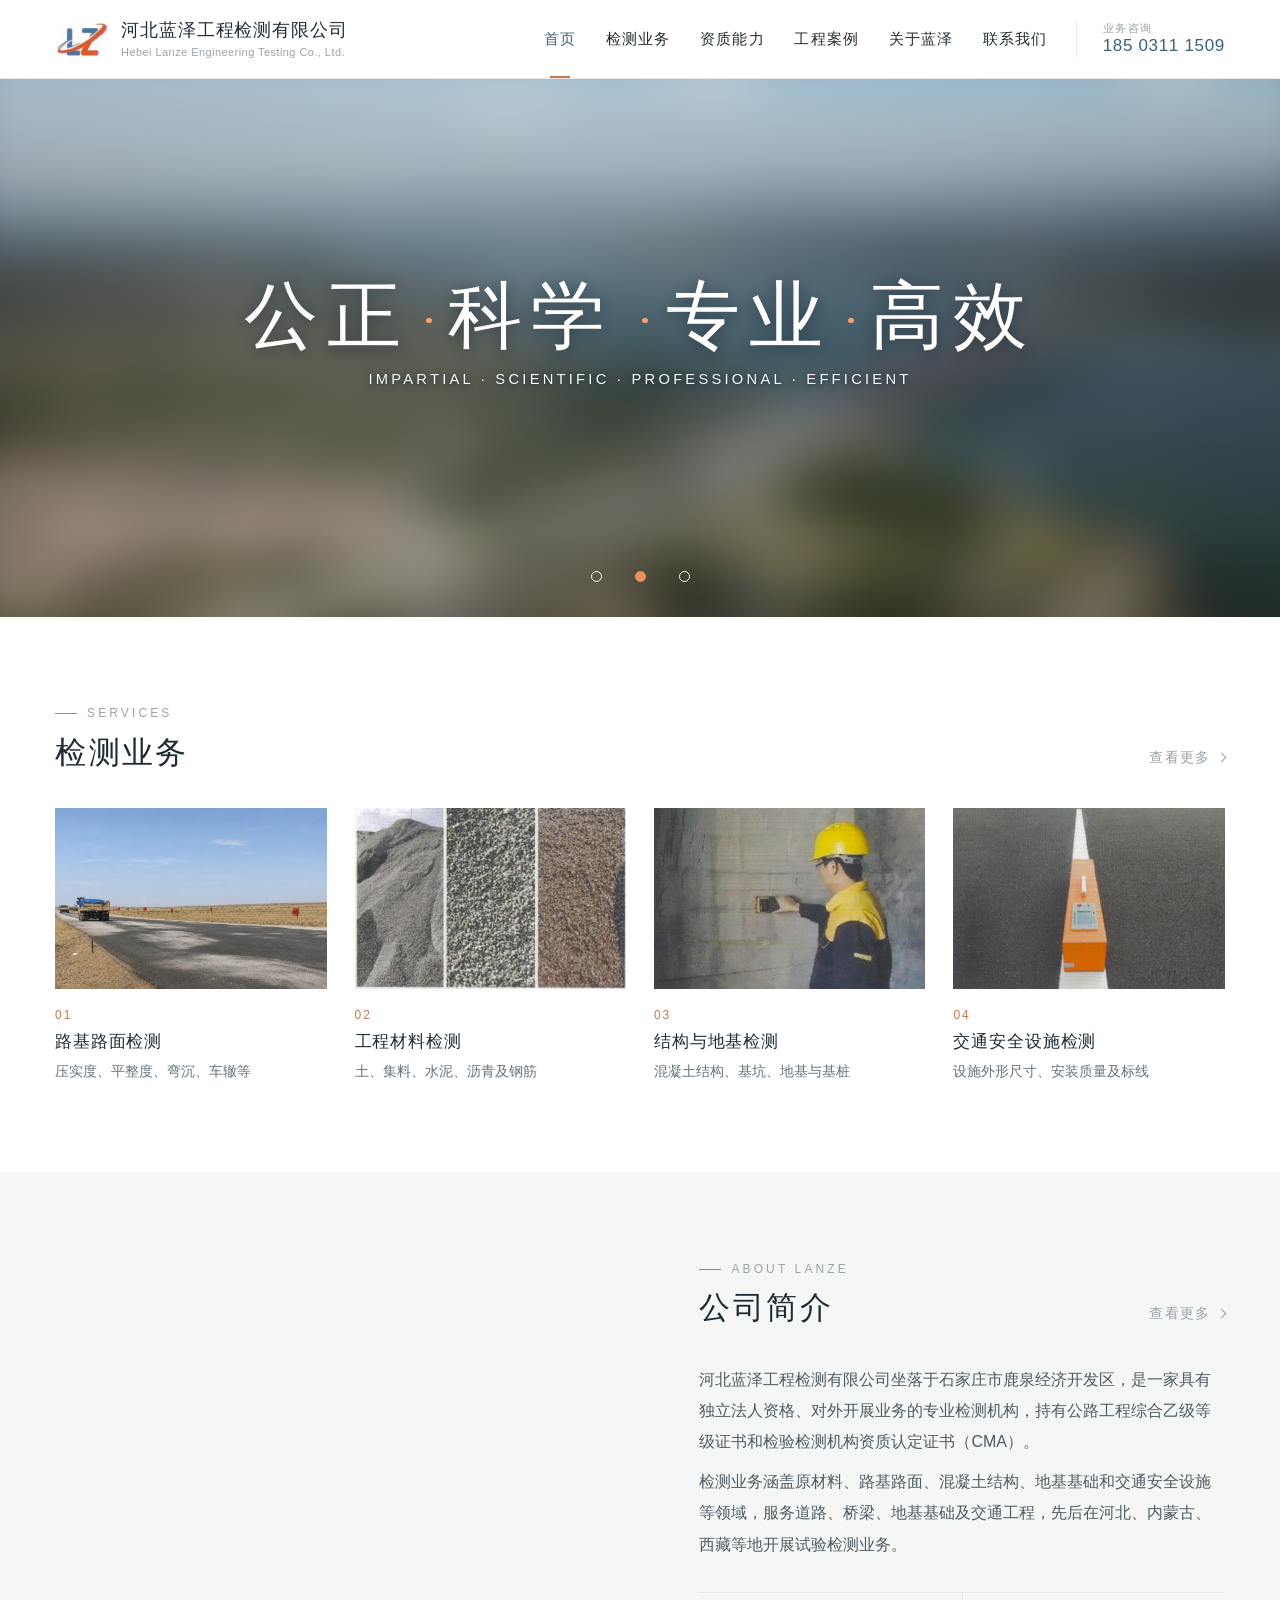
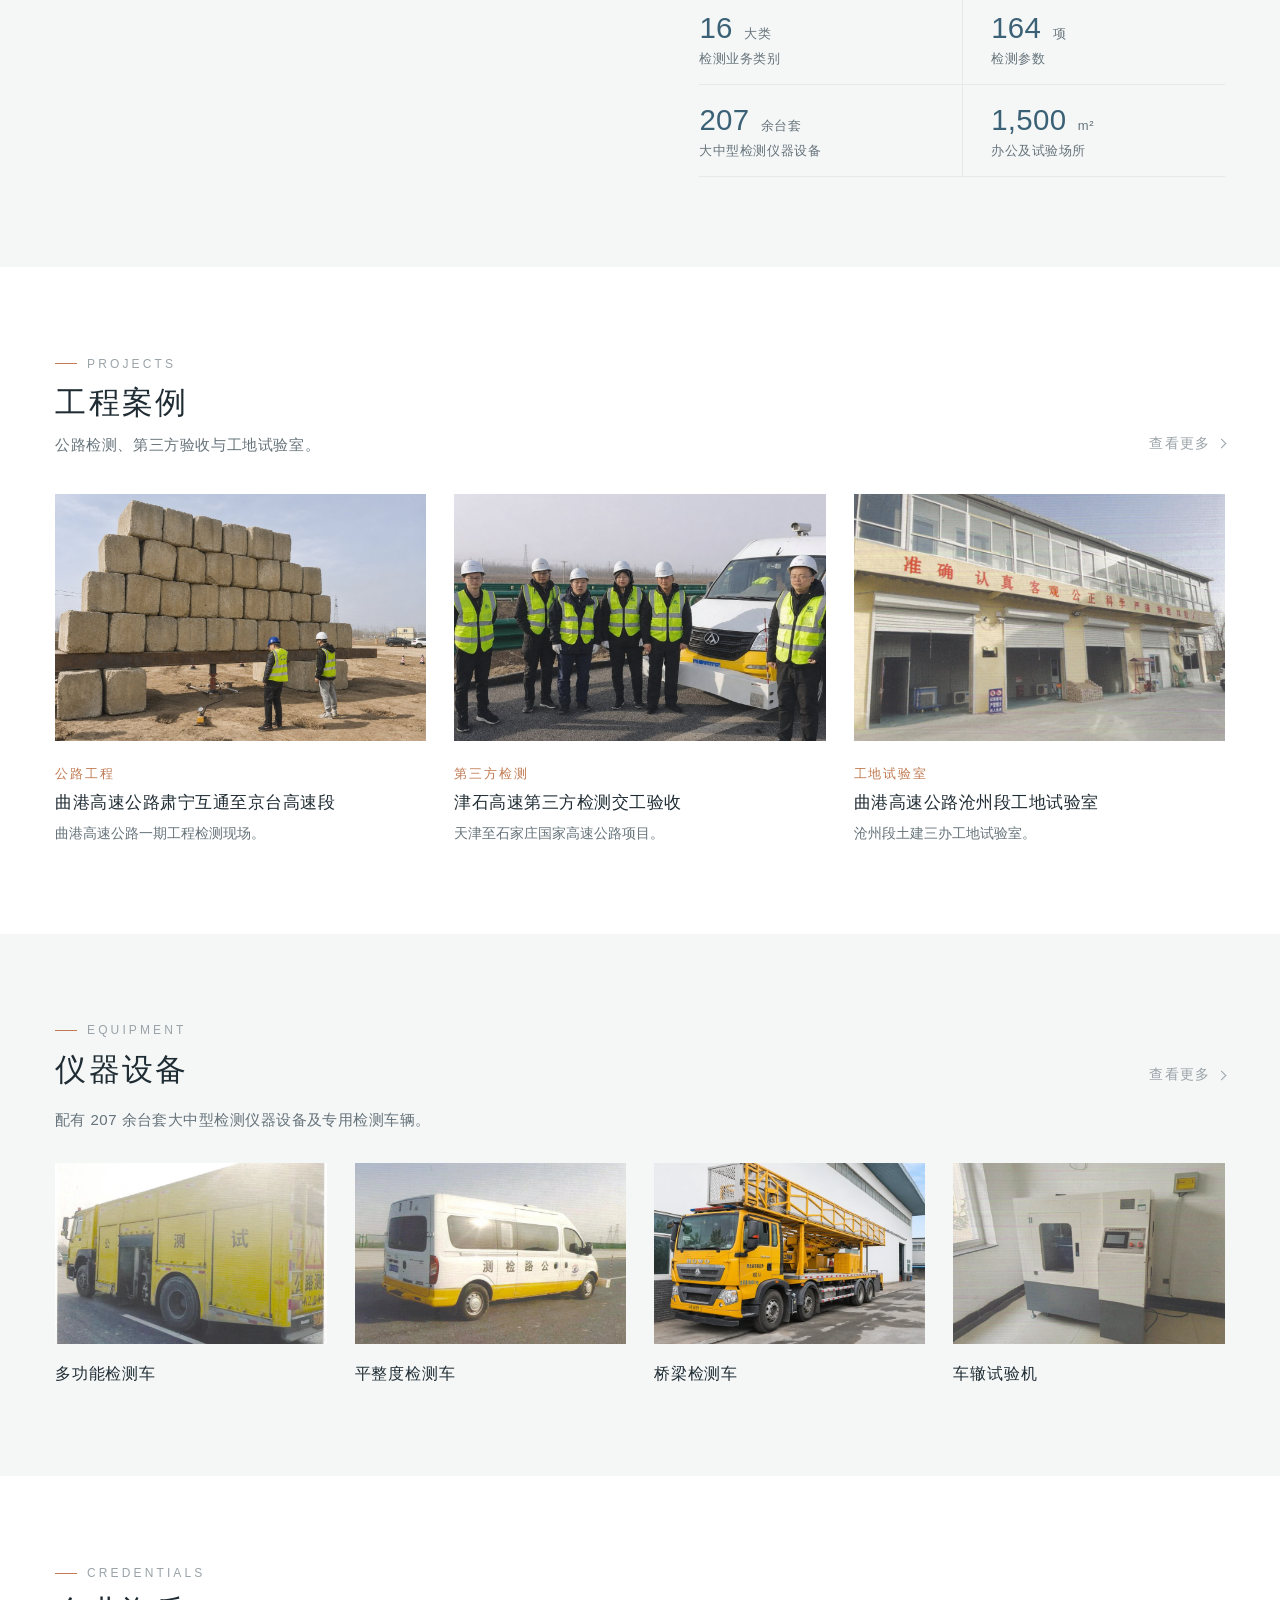
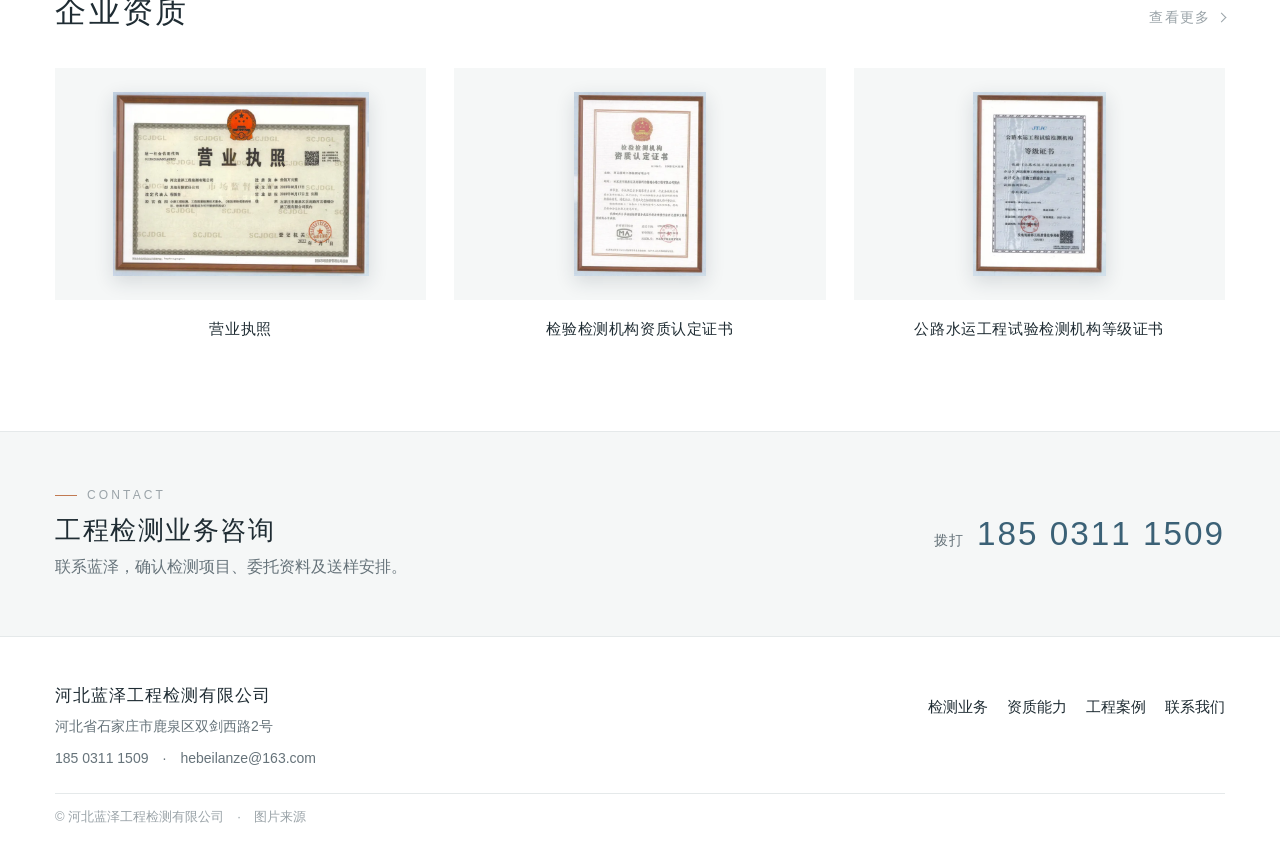
<file: index.html>
<!doctype html>
<html lang="zh-CN">
<head>
  <meta charset="utf-8">
  <meta name="viewport" content="width=device-width, initial-scale=1, viewport-fit=cover">
  <meta name="description" content="河北蓝泽工程检测有限公司提供公路工程、工程材料及地基基础检测服务。浏览业务范围、资质能力、工程案例及联系方式。">
  <title>河北蓝泽工程检测有限公司｜公路工程试验检测</title>
  <link rel="icon" href="assets/logo.jpg" type="image/jpeg">
  <link rel="stylesheet" href="styles.css?v=20261122h">
  <link rel="stylesheet" href="desktop-carousel.css?v=20261122-clear" media="(min-width: 961px), (min-width: 871px) and (min-height: 501px), (min-width: 871px) and (pointer: fine), (min-width: 871px) and (pointer: none)">
  <link rel="stylesheet" href="desktop.css?v=20261122h" media="(min-width: 961px), (min-width: 871px) and (min-height: 501px), (min-width: 871px) and (pointer: fine), (min-width: 871px) and (pointer: none)">
  <link rel="stylesheet" href="mobile.css?v=20261122-clear" media="(max-width: 870px), (max-width: 960px) and (max-height: 500px) and (pointer: coarse)">
  <script src="site.js?v=20261122h" defer></script>
  <script src="carousel.js?v=20261122h" defer></script>
</head>
<body class="home-page">
<a class="skip" href="#main">跳至页面内容</a>
      <header class="header">
        <div class="container header-row">
          <a class="brand" href="index.html">
            <img src="assets/logo.jpg" alt="" width="104" height="69" class="brand-mark">
            <span class="brand-text">
              <span class="brand-name">河北蓝泽工程检测有限公司</span>
              <span class="brand-en" lang="en">Hebei Lanze Engineering Testing Co., Ltd.</span>
            </span>
          </a>
          <button class="menu-button" type="button" aria-controls="site-nav" aria-expanded="false" aria-label="展开导航">
            <span class="menu-bars" aria-hidden="true"></span>
          </button>
          <nav class="nav" id="site-nav" aria-label="主导航">
            <a class="nav-link" href="index.html" aria-current="page">首页</a>
<a class="nav-link" href="services.html">检测业务</a>
<a class="nav-link" href="qualifications.html">资质能力</a>
<a class="nav-link" href="projects.html">工程案例</a>
<a class="nav-link" href="about.html">关于蓝泽</a>
<a class="nav-link" href="contact.html">联系我们</a>
          </nav>
          <a class="header-tel" href="tel:18503111509"><span>业务咨询</span>185 0311 1509</a>
        </div>
      </header>
<main id="main">
<section class="hero" data-carousel aria-label="公正、科学、专业、高效">
    <div class="hero-slides">

          <div class="hero-slide hero-office" data-slide data-active aria-hidden="false">
            <picture>
              <source media="(max-width: 870px), (max-width: 960px) and (max-height: 500px) and (pointer: coarse)" srcset="assets/office-sunny-mobile.webp" type="image/webp">
              <source media="(max-width: 870px), (max-width: 960px) and (max-height: 500px) and (pointer: coarse)" srcset="assets/office-sunny-mobile.jpg">
              <img src="assets/office-sunny.jpg" alt="河北蓝泽工程检测有限公司正门" width="1774" height="886" fetchpriority="high">
            </picture>
          </div>

          <div class="hero-slide hero-highway" data-slide aria-hidden="true">
            <picture>
              <source media="(max-width: 870px), (max-width: 960px) and (max-height: 500px) and (pointer: coarse)" srcset="assets/guanting-expressway-mobile.webp" type="image/webp">
              <source media="(max-width: 870px), (max-width: 960px) and (max-height: 500px) and (pointer: coarse)" srcset="assets/guanting-expressway-mobile.jpg">
              <img src="assets/guanting-expressway.jpg" alt="河北张家口怀来 G6 京藏高速公路跨官厅水库的航拍远景" width="1920" height="1080" decoding="async">
            </picture>
          </div>


          <div class="hero-slide hero-bridge-truck" data-slide aria-hidden="true">
            <picture>
              <source media="(max-width: 870px), (max-width: 960px) and (max-height: 500px) and (pointer: coarse)" srcset="assets/bridge-truck-clear-mobile.webp" type="image/webp">
              <source media="(max-width: 870px), (max-width: 960px) and (max-height: 500px) and (pointer: coarse)" srcset="assets/bridge-truck-clear-mobile.jpg">
              <img src="assets/bridge-truck-clear.jpg" alt="河北蓝泽的黄色桥梁检测车" width="1807" height="870" decoding="async">
            </picture>
          </div></div>
    <div class="container">
      <div class="hero-copy">
        <h1 aria-label="公正、科学、专业、高效"><span>公正<i aria-hidden="true"></i>科学</span><span>专业<i aria-hidden="true"></i>高效</span></h1>
        <p class="hero-translation" lang="en">Impartial · Scientific · Professional · Efficient</p>
      </div>
    </div>
    <div class="hero-controls" data-slide-controls role="group" aria-label="首页图片切换">
      <button class="slide-select" type="button" data-slide-to="0" aria-label="显示公司正门" aria-pressed="true"></button>
<button class="slide-select" type="button" data-slide-to="1" aria-label="显示京藏高速官厅水库段航拍远景" aria-pressed="false"></button>
<button class="slide-select" type="button" data-slide-to="2" aria-label="显示蓝泽检测车" aria-pressed="false"></button>
    </div>
  </section>
  <section class="section home-services" id="home-services">
    <div class="container">
      <div class="section-heading"><div><p class="mobile-only section-eyebrow" lang="en">Services</p><h2>检测业务</h2></div><a class="button button-outline home-more" href="services.html" aria-label="查看更多检测业务">查看更多</a></div>
      <div class="cards cards-four service-cards"><a class="card" href="services.html#road">
              <img src="assets/road-clear.jpg" alt="" width="880" height="592" loading="lazy" decoding="async">
              <div class="card-body"><h3>路基路面检测</h3><p>压实度、平整度、弯沉、车辙等</p></div>
            </a>
<a class="card" href="services.html#materials">
              <img src="assets/aggregate.jpg" alt="" width="444" height="296" loading="lazy" decoding="async">
              <div class="card-body"><h3>工程材料检测</h3><p>土、集料、水泥、沥青及钢筋</p></div>
            </a>
<a class="card" href="services.html#structures">
              <img src="assets/structure.jpg" alt="" width="443" height="294" loading="lazy" decoding="async">
              <div class="card-body"><h3>结构与地基检测</h3><p>混凝土结构、基坑、地基与基桩</p></div>
            </a>
<a class="card" href="services.html#traffic">
              <img src="assets/traffic.jpg" alt="" width="444" height="293" loading="lazy" decoding="async">
              <div class="card-body"><h3>交通安全设施检测</h3><p>设施外形尺寸、安装质量及标线</p></div>
            </a></div>
    </div>
  </section>
  <section class="section section-tint home-about">
    <div class="container split">
      <figure class="split-media">
        <picture>
          <source media="(max-width: 870px), (max-width: 960px) and (max-height: 500px) and (pointer: coarse)" srcset="assets/office-sunny-mobile.webp" type="image/webp">
          <source media="(max-width: 870px), (max-width: 960px) and (max-height: 500px) and (pointer: coarse)" srcset="assets/office-sunny-mobile.jpg">
          <img src="assets/office-sunny.jpg" alt="河北蓝泽工程检测有限公司正门" width="1774" height="886" loading="lazy" decoding="async">
        </picture>
      </figure>
      <div class="split-copy">
        <div class="split-heading"><div><p class="mobile-only section-eyebrow" lang="en">About Lanze</p><h2>公司简介</h2></div><a class="mobile-only home-more" href="about.html" aria-label="查看更多公司介绍">查看更多</a></div>
        <p>河北蓝泽工程检测有限公司坐落于石家庄市鹿泉经济开发区，是一家具有独立法人资格、对外开展业务的专业检测机构，持有公路工程综合乙级等级证书和检验检测机构资质认定证书（CMA）。</p>
        <p>检测业务涵盖原材料、路基路面、混凝土结构、地基基础和交通安全设施等领域，服务道路、桥梁、地基基础及交通工程，先后在河北、内蒙古、西藏等地开展试验检测业务。</p>
        <dl class="mobile-only home-facts">
          <div><dt>检测业务类别</dt><dd>16 <span>大类</span></dd></div>
          <div><dt>检测参数</dt><dd>164 <span>项</span></dd></div>
          <div><dt>大中型检测仪器设备</dt><dd>207 <span>余台套</span></dd></div>
          <div><dt>办公及试验场所</dt><dd>1,500 <span>m²</span></dd></div>
        </dl>
        <div class="actions"><a class="button button-outline" href="about.html">关于蓝泽</a><a class="button button-outline" href="qualifications.html">资质能力</a></div>
      </div>
    </div>
  </section>
  <section class="section home-projects" id="home-projects">
    <div class="container">
      <div class="section-heading"><div><p class="mobile-only section-eyebrow" lang="en">Projects</p><h2>工程案例</h2><p>公路检测、第三方验收与工地试验室。</p></div><a class="button button-outline home-more" href="projects.html" aria-label="查看更多工程案例">查看更多</a></div>
      <div class="cards cards-three case-cards"><a class="card" href="projects.html#qugang"><img src="assets/qugang-clear.jpg" alt="曲港高速公路项目现场" width="1280" height="955" loading="lazy" decoding="async"><div class="card-body"><span class="category">公路工程</span><h3>曲港高速公路肃宁互通至京台高速段</h3><p>曲港高速公路一期工程检测现场。</p></div></a>
<a class="card case-featured" href="projects.html#jinshi"><img src="assets/jinshi-clear.jpg" alt="津石高速交工验收现场的检测人员" width="1200" height="1200" loading="lazy" decoding="async"><div class="card-body"><span class="category">第三方检测</span><h3>津石高速第三方检测交工验收</h3><p>天津至石家庄国家高速公路项目。</p></div></a>
<a class="card" href="projects.html#laboratory"><img src="assets/site-lab.jpg" alt="曲港高速公路沧州段工地试验室外景" width="970" height="723" loading="lazy" decoding="async"><div class="card-body"><span class="category">工地试验室</span><h3>曲港高速公路沧州段工地试验室</h3><p>沧州段土建三办工地试验室。</p></div></a></div>
    </div>
  </section>

  <section class="mobile-only section home-equipment section-tint" id="home-equipment" aria-labelledby="home-equipment-title">
    <div class="container">
      <div class="section-heading"><div><p class="section-eyebrow" lang="en">Equipment</p><h2 id="home-equipment-title">仪器设备</h2></div><a class="home-more" href="qualifications.html#laboratory-equipment" aria-label="查看更多仪器设备">查看更多</a></div>
      <p class="section-note">配有 207 余台套大中型检测仪器设备及专用检测车辆。</p>
      <ul class="equipment-strip">
        <li><a href="qualifications.html#laboratory-equipment"><img src="assets/multifunction-testing-vehicle.webp" alt="多功能检测车" width="890" height="831" loading="lazy" decoding="async"><span>多功能检测车</span></a></li>
        <li><a href="qualifications.html#laboratory-equipment"><img src="assets/flatness-vehicle.jpg" alt="平整度检测车" width="900" height="842" loading="lazy" decoding="async"><span>平整度检测车</span></a></li>
        <li class="equipment-wide"><a href="qualifications.html#laboratory-equipment"><img src="assets/bridge-truck-clear-mobile.webp" alt="桥梁检测车" width="1050" height="506" loading="lazy" decoding="async"><span>桥梁检测车</span></a></li>
        <li><a href="qualifications.html#laboratory-equipment"><img src="assets/rut-tester.jpg" alt="车辙试验机" width="870" height="636" loading="lazy" decoding="async"><span>车辙试验机</span></a></li>
      </ul>
    </div>
  </section>

  <section class="mobile-only section home-credentials" id="home-credentials" aria-labelledby="home-credentials-title">
    <div class="container">
      <div class="section-heading"><div><p class="section-eyebrow" lang="en">Credentials</p><h2 id="home-credentials-title">企业资质</h2></div><a class="home-more" href="qualifications.html" aria-label="查看更多企业资质">查看更多</a></div>
      <ul class="credential-links">
        <li><a href="qualifications.html#business-license"><span class="credential-thumb"><img src="assets/business-license-thumb.webp" alt="营业执照" width="760" height="546" loading="lazy" decoding="async"></span><span class="credential-name">营业执照</span></a></li>
        <li><a href="qualifications.html#cma-certificate"><span class="credential-thumb"><img src="assets/cma-certificate-thumb.webp" alt="检验检测机构资质认定证书" width="375" height="520" loading="lazy" decoding="async"></span><span class="credential-name">检验检测机构资质认定证书</span></a></li>
        <li><a href="qualifications.html#highway-certificate"><span class="credential-thumb"><img src="assets/highway-certificate-thumb.webp" alt="公路水运工程试验检测机构等级证书" width="376" height="520" loading="lazy" decoding="async"></span><span class="credential-name">公路水运工程试验检测机构等级证书</span></a></li>
      </ul>
    </div>
  </section>

      <section class="contact-band">
        <div class="container">
          <div><p class="mobile-only section-eyebrow" lang="en">Contact</p><h2>工程检测业务咨询</h2><p>联系蓝泽，确认检测项目、委托资料及送样安排。</p></div>
          <a class="button button-primary" href="tel:18503111509"><span>拨打</span> 185 0311 1509</a>
        </div>
      </section>
</main>
<footer class="footer">
  <div class="container">
    <div class="footer-main">
      <div>
        <h2>河北蓝泽工程检测有限公司</h2>
        <p>河北省石家庄市鹿泉区双剑西路2号</p>
        <p><a href="tel:18503111509">185 0311 1509</a>　·　<a href="mailto:hebeilanze@163.com">hebeilanze@163.com</a></p>
      </div>
      <nav aria-label="页脚导航">
        <a href="services.html">检测业务</a>
        <a href="qualifications.html">资质能力</a>
        <a href="projects.html">工程案例</a>
        <a href="contact.html">联系我们</a>
      </nav>
    </div>
    <div class="footer-small">© 河北蓝泽工程检测有限公司　·　<a href="assets/photo-credits.txt">图片来源</a></div>
  </div>
</footer>
<nav class="mobile-only mobile-contact" aria-label="业务联系">
  <a href="contact.html">联系蓝泽</a>
  <a href="tel:18503111509">电话咨询</a>
</nav>
</body>
</html>
</file>
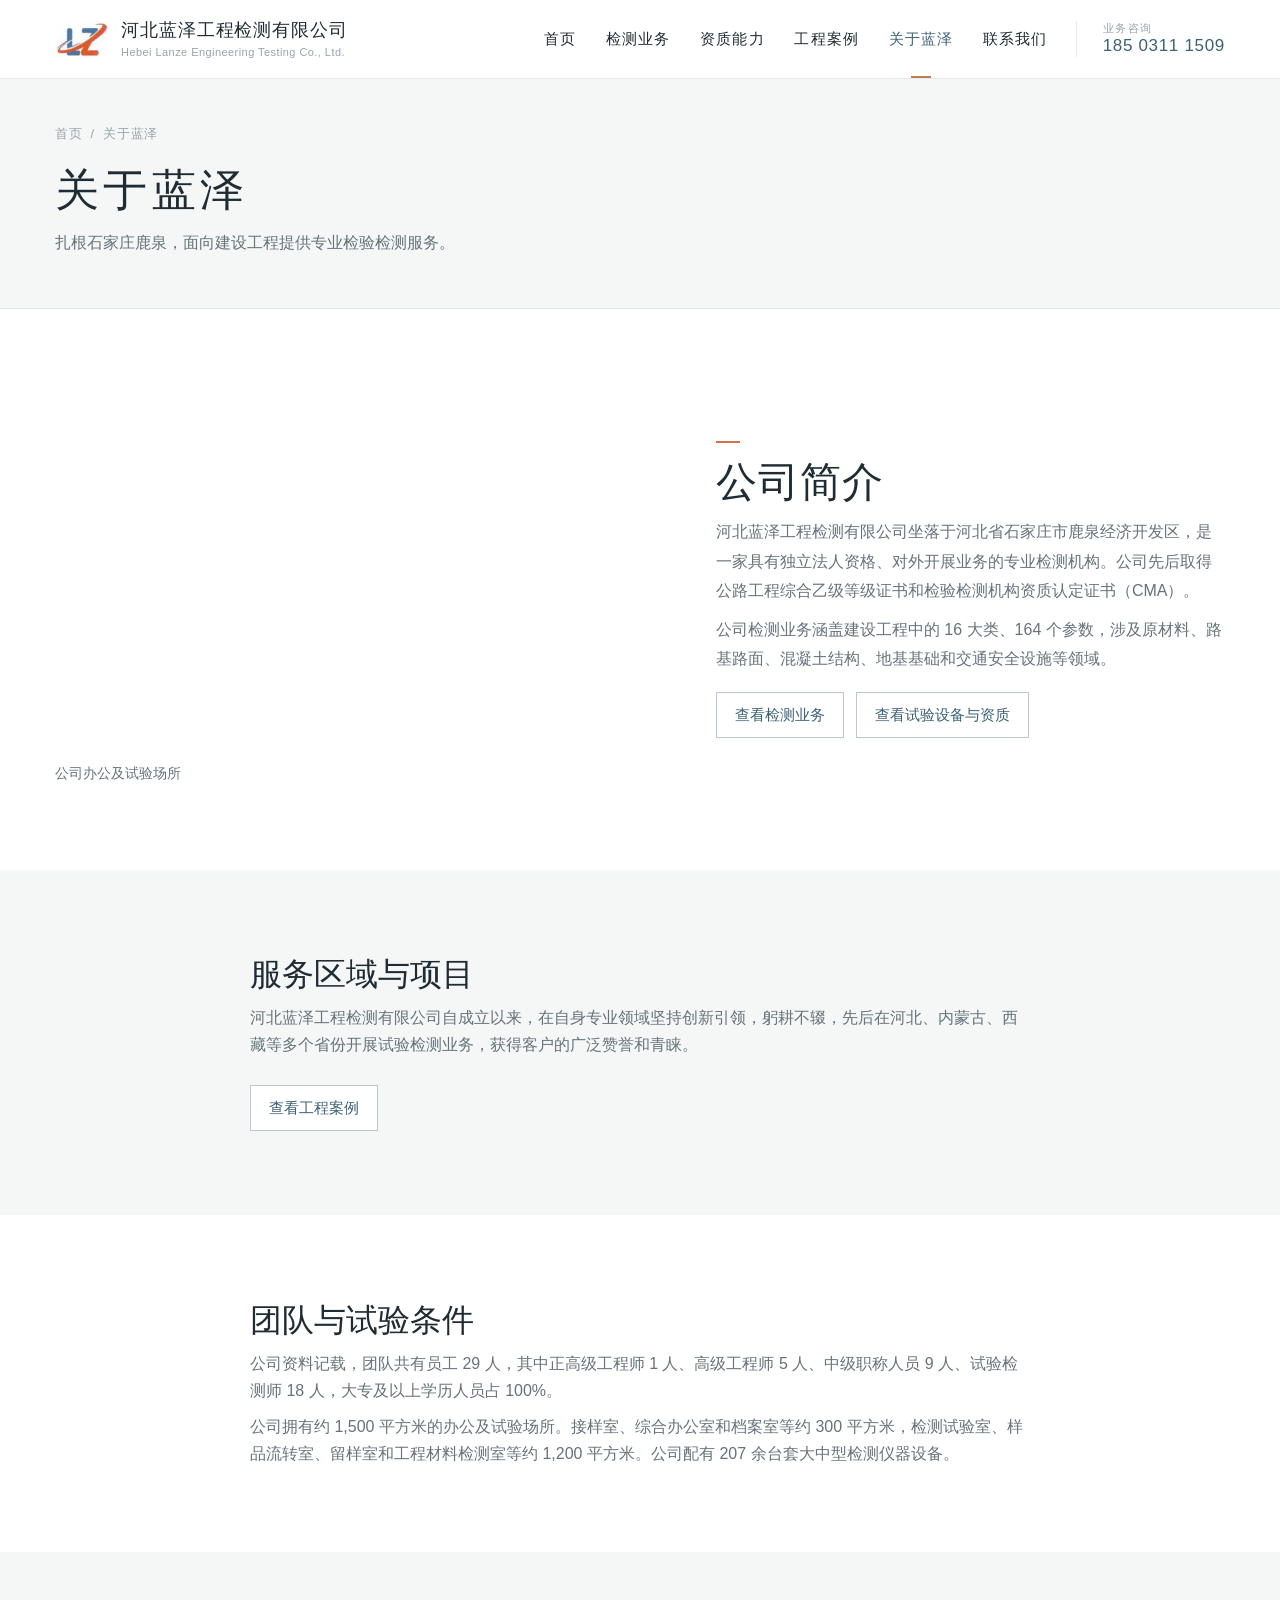
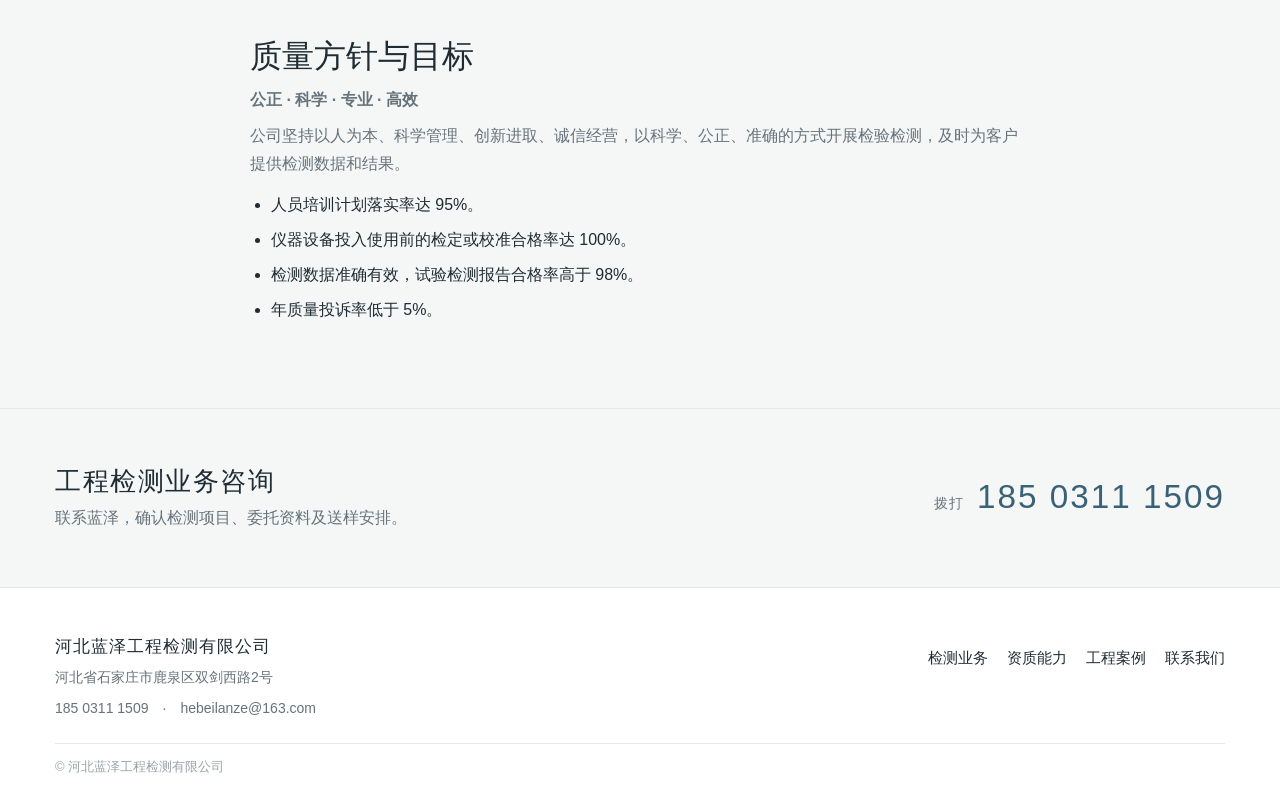
<file: about.html>
<!doctype html>
<html lang="zh-CN">
<head>
  <meta charset="utf-8">
  <meta name="viewport" content="width=device-width, initial-scale=1, viewport-fit=cover">
  <meta name="description" content="了解河北蓝泽工程检测有限公司的公司概况、试验环境和质量方针。">
  <title>关于蓝泽｜河北蓝泽工程检测有限公司</title>
  <link rel="icon" href="assets/logo.jpg" type="image/jpeg">
  <link rel="stylesheet" href="styles.css?v=20261122h">
  <link rel="stylesheet" href="desktop.css?v=20261122h" media="(min-width: 961px), (min-width: 871px) and (min-height: 501px), (min-width: 871px) and (pointer: fine), (min-width: 871px) and (pointer: none)">
  <link rel="stylesheet" href="mobile.css?v=20261122h" media="(max-width: 870px), (max-width: 960px) and (max-height: 500px) and (pointer: coarse)">
  <script src="site.js?v=20261122h" defer></script>
</head>
<body>
<a class="skip" href="#main">跳至页面内容</a>
      <header class="header">
        <div class="container header-row">
          <a class="brand" href="index.html">
            <img src="assets/logo.jpg" alt="" width="104" height="69" class="brand-mark">
            <span class="brand-text">
              <span class="brand-name">河北蓝泽工程检测有限公司</span>
              <span class="brand-en" lang="en">Hebei Lanze Engineering Testing Co., Ltd.</span>
            </span>
          </a>
          <button class="menu-button" type="button" aria-controls="site-nav" aria-expanded="false" aria-label="展开导航">
            <span class="menu-bars" aria-hidden="true"></span>
          </button>
          <nav class="nav" id="site-nav" aria-label="主导航">
            <a class="nav-link" href="index.html">首页</a>
<a class="nav-link" href="services.html">检测业务</a>
<a class="nav-link" href="qualifications.html">资质能力</a>
<a class="nav-link" href="projects.html">工程案例</a>
<a class="nav-link" href="about.html" aria-current="page">关于蓝泽</a>
<a class="nav-link" href="contact.html">联系我们</a>
          </nav>
          <a class="header-tel" href="tel:18503111509"><span>业务咨询</span>185 0311 1509</a>
        </div>
      </header>
<main id="main">
<section class="page-hero">
    <div class="container">
      <nav class="breadcrumb" aria-label="当前位置"><a href="index.html">首页</a><span aria-hidden="true">/</span><span aria-current="page">关于蓝泽</span></nav>
      <h1>关于蓝泽</h1><p>扎根石家庄鹿泉，面向建设工程提供专业检验检测服务。</p>
    </div>
  </section>

<section class="section">
  <div class="container split">
    <figure class="split-media">
      <picture>
        <source media="(max-width: 870px), (max-width: 960px) and (max-height: 500px) and (pointer: coarse)" srcset="assets/office-sunny-mobile.webp" type="image/webp">
        <source media="(max-width: 870px), (max-width: 960px) and (max-height: 500px) and (pointer: coarse)" srcset="assets/office-sunny-mobile.jpg">
        <img src="assets/office-sunny.jpg" alt="河北蓝泽工程检测有限公司办公楼外景" width="1774" height="886" loading="lazy" decoding="async">
      </picture>
      <figcaption>公司办公及试验场所</figcaption>
    </figure>
    <div class="split-copy">
      <h2>公司简介</h2>
      <p>河北蓝泽工程检测有限公司坐落于河北省石家庄市鹿泉经济开发区，是一家具有独立法人资格、对外开展业务的专业检测机构。公司先后取得公路工程综合乙级等级证书和检验检测机构资质认定证书（CMA）。</p>
      <p>公司检测业务涵盖建设工程中的 16 大类、164 个参数，涉及原材料、路基路面、混凝土结构、地基基础和交通安全设施等领域。</p>
      <div class="actions"><a class="button button-outline" href="services.html">查看检测业务</a><a class="button button-outline" href="qualifications.html">查看试验设备与资质</a></div>
    </div>
  </div>
</section>
<section class="section section-tint">
  <div class="container article">
    <h2>服务区域与项目</h2>
    <p>河北蓝泽工程检测有限公司自成立以来，在自身专业领域坚持创新引领，躬耕不辍，先后在河北、内蒙古、西藏等多个省份开展试验检测业务，获得客户的广泛赞誉和青睐。</p>
    <div class="actions"><a class="button button-outline" href="projects.html">查看工程案例</a></div>
  </div>
</section>
<section class="section">
  <div class="container article">
    <h2>团队与试验条件</h2>
    <p>公司资料记载，团队共有员工 29 人，其中正高级工程师 1 人、高级工程师 5 人、中级职称人员 9 人、试验检测师 18 人，大专及以上学历人员占 100%。</p>
    <p>公司拥有约 1,500 平方米的办公及试验场所。接样室、综合办公室和档案室等约 300 平方米，检测试验室、样品流转室、留样室和工程材料检测室等约 1,200 平方米。公司配有 207 余台套大中型检测仪器设备。</p>
  </div>
</section>
<section class="section section-tint">
  <div class="container article">
    <h2>质量方针与目标</h2>
    <p><strong>公正 · 科学 · 专业 · 高效</strong></p>
    <p>公司坚持以人为本、科学管理、创新进取、诚信经营，以科学、公正、准确的方式开展检验检测，及时为客户提供检测数据和结果。</p>
    <ul class="project-list">
      <li>人员培训计划落实率达 95%。</li>
      <li>仪器设备投入使用前的检定或校准合格率达 100%。</li>
      <li>检测数据准确有效，试验检测报告合格率高于 98%。</li>
      <li>年质量投诉率低于 5%。</li>
    </ul>
  </div>
</section>

  <section class="contact-band">
    <div class="container">
      <div><h2>工程检测业务咨询</h2><p>联系蓝泽，确认检测项目、委托资料及送样安排。</p></div>
      <a class="button button-primary" href="tel:18503111509"><span>拨打</span> 185 0311 1509</a>
    </div>
  </section>
</main>
<footer class="footer">
  <div class="container">
    <div class="footer-main">
      <div>
        <h2>河北蓝泽工程检测有限公司</h2>
        <p>河北省石家庄市鹿泉区双剑西路2号</p>
        <p><a href="tel:18503111509">185 0311 1509</a>　·　<a href="mailto:hebeilanze@163.com">hebeilanze@163.com</a></p>
      </div>
      <nav aria-label="页脚导航">
        <a href="services.html">检测业务</a>
        <a href="qualifications.html">资质能力</a>
        <a href="projects.html">工程案例</a>
        <a href="contact.html">联系我们</a>
      </nav>
    </div>
    <div class="footer-small">© 河北蓝泽工程检测有限公司</div>
  </div>
</footer>
<nav class="mobile-only mobile-contact" aria-label="业务联系">
  <a href="contact.html">联系蓝泽</a>
  <a href="tel:18503111509">电话咨询</a>
</nav>
</body>
</html>
</file>
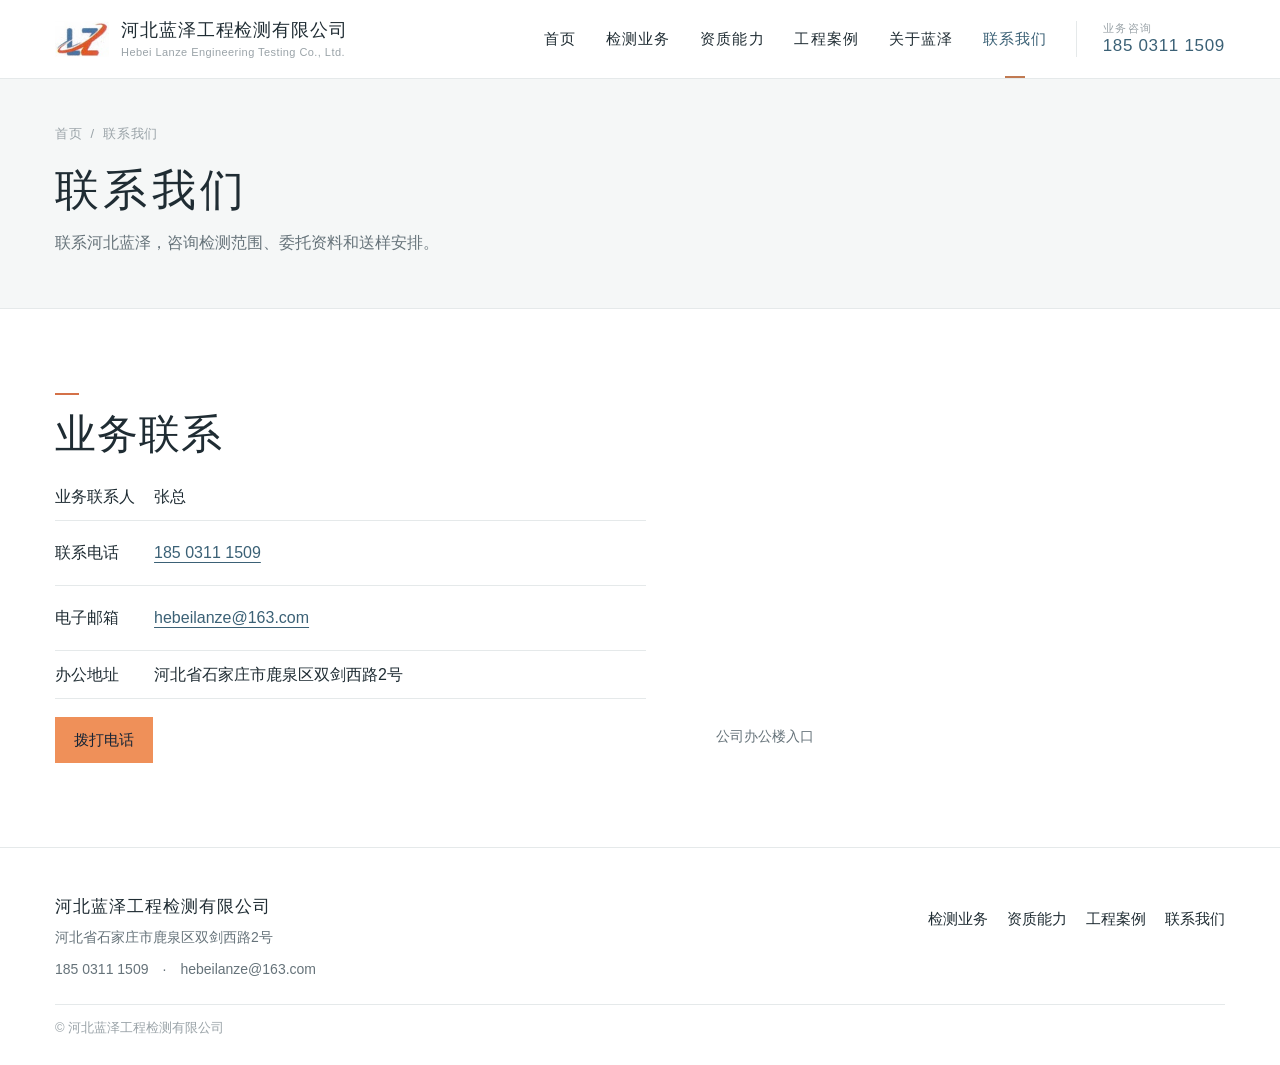
<file: contact.html>
<!doctype html>
<html lang="zh-CN">
<head>
  <meta charset="utf-8">
  <meta name="viewport" content="width=device-width, initial-scale=1, viewport-fit=cover">
  <meta name="description" content="河北蓝泽工程检测有限公司业务咨询电话、电子邮箱及办公地址。">
  <title>联系我们｜河北蓝泽工程检测有限公司</title>
  <link rel="icon" href="assets/logo.jpg" type="image/jpeg">
  <link rel="stylesheet" href="styles.css?v=20261122h">
  <link rel="stylesheet" href="desktop.css?v=20261122h" media="(min-width: 961px), (min-width: 871px) and (min-height: 501px), (min-width: 871px) and (pointer: fine), (min-width: 871px) and (pointer: none)">
  <link rel="stylesheet" href="mobile.css?v=20261122h" media="(max-width: 870px), (max-width: 960px) and (max-height: 500px) and (pointer: coarse)">
  <script src="site.js?v=20261122h" defer></script>
</head>
<body>
<a class="skip" href="#main">跳至页面内容</a>
      <header class="header">
        <div class="container header-row">
          <a class="brand" href="index.html">
            <img src="assets/logo.jpg" alt="" width="104" height="69" class="brand-mark">
            <span class="brand-text">
              <span class="brand-name">河北蓝泽工程检测有限公司</span>
              <span class="brand-en" lang="en">Hebei Lanze Engineering Testing Co., Ltd.</span>
            </span>
          </a>
          <button class="menu-button" type="button" aria-controls="site-nav" aria-expanded="false" aria-label="展开导航">
            <span class="menu-bars" aria-hidden="true"></span>
          </button>
          <nav class="nav" id="site-nav" aria-label="主导航">
            <a class="nav-link" href="index.html">首页</a>
<a class="nav-link" href="services.html">检测业务</a>
<a class="nav-link" href="qualifications.html">资质能力</a>
<a class="nav-link" href="projects.html">工程案例</a>
<a class="nav-link" href="about.html">关于蓝泽</a>
<a class="nav-link" href="contact.html" aria-current="page">联系我们</a>
          </nav>
          <a class="header-tel" href="tel:18503111509"><span>业务咨询</span>185 0311 1509</a>
        </div>
      </header>
<main id="main">
<section class="page-hero">
    <div class="container">
      <nav class="breadcrumb" aria-label="当前位置"><a href="index.html">首页</a><span aria-hidden="true">/</span><span aria-current="page">联系我们</span></nav>
      <h1>联系我们</h1><p>联系河北蓝泽，咨询检测范围、委托资料和送样安排。</p>
    </div>
  </section>

<section class="section">
  <div class="container split">
    <div class="split-copy">
      <h2>业务联系</h2>
      <dl class="contact-items">
        <div><dt>业务联系人</dt><dd>张总</dd></div>
        <div><dt>联系电话</dt><dd><a class="tel" href="tel:18503111509">185 0311 1509</a></dd></div>
        <div><dt>电子邮箱</dt><dd><a href="mailto:hebeilanze@163.com">hebeilanze@163.com</a></dd></div>
        <div><dt>办公地址</dt><dd>河北省石家庄市鹿泉区双剑西路2号</dd></div>
      </dl>
      <div class="actions"><a class="button button-primary" href="tel:18503111509">拨打电话</a></div>
    </div>
    <figure class="split-media">
      <picture>
        <source media="(max-width: 870px), (max-width: 960px) and (max-height: 500px) and (pointer: coarse)" srcset="assets/office-sunny-mobile.webp" type="image/webp">
        <source media="(max-width: 870px), (max-width: 960px) and (max-height: 500px) and (pointer: coarse)" srcset="assets/office-sunny-mobile.jpg">
        <img src="assets/office-sunny.jpg" alt="河北蓝泽工程检测有限公司办公楼及入口" width="1774" height="886" loading="lazy" decoding="async">
      </picture>
      <figcaption>公司办公楼入口</figcaption>
    </figure>
  </div>
</section>
</main>
<footer class="footer">
  <div class="container">
    <div class="footer-main">
      <div>
        <h2>河北蓝泽工程检测有限公司</h2>
        <p>河北省石家庄市鹿泉区双剑西路2号</p>
        <p><a href="tel:18503111509">185 0311 1509</a>　·　<a href="mailto:hebeilanze@163.com">hebeilanze@163.com</a></p>
      </div>
      <nav aria-label="页脚导航">
        <a href="services.html">检测业务</a>
        <a href="qualifications.html">资质能力</a>
        <a href="projects.html">工程案例</a>
        <a href="contact.html">联系我们</a>
      </nav>
    </div>
    <div class="footer-small">© 河北蓝泽工程检测有限公司</div>
  </div>
</footer>
<nav class="mobile-only mobile-contact" aria-label="业务联系">
  <a href="contact.html">联系蓝泽</a>
  <a href="tel:18503111509">电话咨询</a>
</nav>
</body>
</html>
</file>
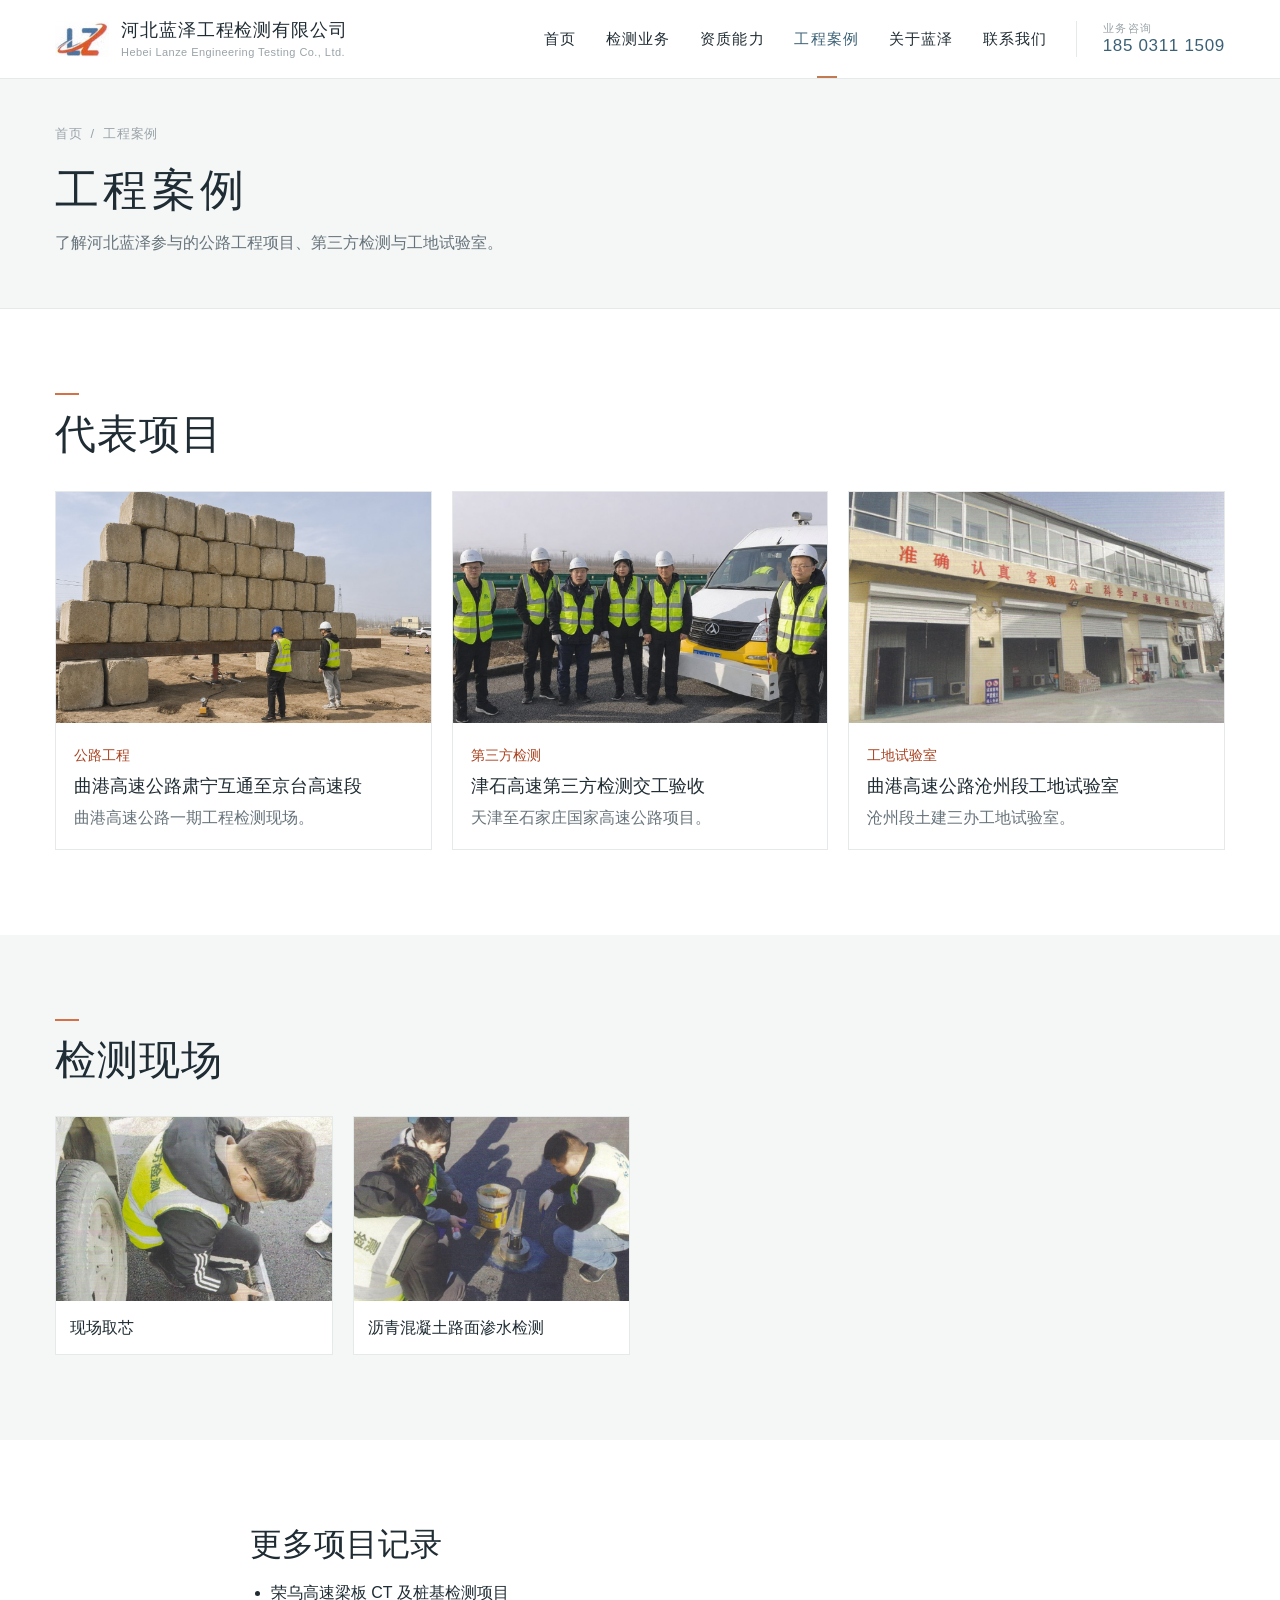
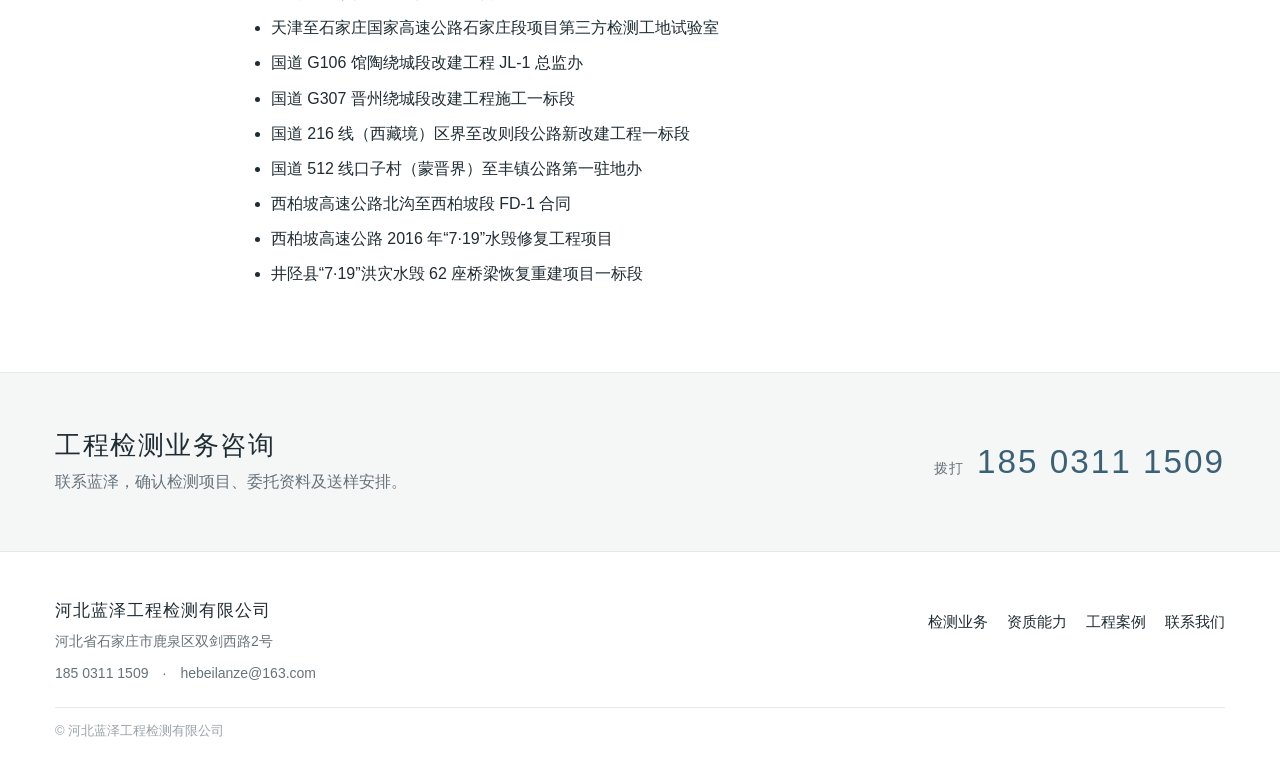
<file: projects.html>
<!doctype html>
<html lang="zh-CN">
<head>
  <meta charset="utf-8">
  <meta name="viewport" content="width=device-width, initial-scale=1, viewport-fit=cover">
  <meta name="description" content="查看曲港高速、津石高速等工程检测案例和现场检测照片。">
  <title>工程案例｜河北蓝泽工程检测有限公司</title>
  <link rel="icon" href="assets/logo.jpg" type="image/jpeg">
  <link rel="stylesheet" href="styles.css?v=20261122h">
  <link rel="stylesheet" href="desktop.css?v=20261122h" media="(min-width: 961px), (min-width: 871px) and (min-height: 501px), (min-width: 871px) and (pointer: fine), (min-width: 871px) and (pointer: none)">
  <link rel="stylesheet" href="mobile.css?v=20261122h" media="(max-width: 870px), (max-width: 960px) and (max-height: 500px) and (pointer: coarse)">
  <script src="site.js?v=20261122h" defer></script>
</head>
<body>
<a class="skip" href="#main">跳至页面内容</a>
      <header class="header">
        <div class="container header-row">
          <a class="brand" href="index.html">
            <img src="assets/logo.jpg" alt="" width="104" height="69" class="brand-mark">
            <span class="brand-text">
              <span class="brand-name">河北蓝泽工程检测有限公司</span>
              <span class="brand-en" lang="en">Hebei Lanze Engineering Testing Co., Ltd.</span>
            </span>
          </a>
          <button class="menu-button" type="button" aria-controls="site-nav" aria-expanded="false" aria-label="展开导航">
            <span class="menu-bars" aria-hidden="true"></span>
          </button>
          <nav class="nav" id="site-nav" aria-label="主导航">
            <a class="nav-link" href="index.html">首页</a>
<a class="nav-link" href="services.html">检测业务</a>
<a class="nav-link" href="qualifications.html">资质能力</a>
<a class="nav-link" href="projects.html" aria-current="page">工程案例</a>
<a class="nav-link" href="about.html">关于蓝泽</a>
<a class="nav-link" href="contact.html">联系我们</a>
          </nav>
          <a class="header-tel" href="tel:18503111509"><span>业务咨询</span>185 0311 1509</a>
        </div>
      </header>
<main id="main">
<section class="page-hero">
        <div class="container">
          <nav class="breadcrumb" aria-label="当前位置"><a href="index.html">首页</a><span aria-hidden="true">/</span><span aria-current="page">工程案例</span></nav>
          <h1>工程案例</h1><p>了解河北蓝泽参与的公路工程项目、第三方检测与工地试验室。</p>
        </div>
      </section>

    <section class="section">
      <div class="container">
        <div class="section-heading"><div><h2>代表项目</h2></div></div>
        <div class="cards cards-three case-cards"><article class="card" id="qugang"><img src="assets/qugang-clear.jpg" alt="曲港高速公路项目现场" width="1280" height="955" loading="lazy" decoding="async"><div class="card-body"><span class="category">公路工程</span><h3>曲港高速公路肃宁互通至京台高速段</h3><p>曲港高速公路一期工程检测现场。</p></div></article>
<article class="card" id="jinshi"><img src="assets/jinshi-clear.jpg" alt="津石高速交工验收现场的检测人员" width="1200" height="1200" loading="lazy" decoding="async"><div class="card-body"><span class="category">第三方检测</span><h3>津石高速第三方检测交工验收</h3><p>天津至石家庄国家高速公路项目。</p></div></article>
<article class="card" id="laboratory"><img src="assets/site-lab.jpg" alt="曲港高速公路沧州段工地试验室外景" width="970" height="723" loading="lazy" decoding="async"><div class="card-body"><span class="category">工地试验室</span><h3>曲港高速公路沧州段工地试验室</h3><p>沧州段土建三办工地试验室。</p></div></article></div>
      </div>
    </section>
    <section class="section section-tint">
      <div class="container">
        <div class="section-heading"><div><h2>检测现场</h2></div></div>
        <div class="cards cards-four gallery">
          <figure class="card"><img src="assets/core-sampling.jpg" alt="现场取芯" width="820" height="814" loading="lazy" decoding="async"><figcaption>现场取芯</figcaption></figure>
<figure class="card"><img src="assets/permeability.jpg" alt="沥青混凝土路面渗水检测" width="800" height="1082" loading="lazy" decoding="async"><figcaption>沥青混凝土路面渗水检测</figcaption></figure>
        </div>
      </div>
    </section>
    <section class="section">
      <div class="container article">
        <h2>更多项目记录</h2>
        <ul class="project-list"><li>荣乌高速梁板 CT 及桩基检测项目</li>
<li>天津至石家庄国家高速公路石家庄段项目第三方检测工地试验室</li>
<li>国道 G106 馆陶绕城段改建工程 JL-1 总监办</li>
<li>国道 G307 晋州绕城段改建工程施工一标段</li>
<li>国道 216 线（西藏境）区界至改则段公路新改建工程一标段</li>
<li>国道 512 线口子村（蒙晋界）至丰镇公路第一驻地办</li>
<li>西柏坡高速公路北沟至西柏坡段 FD-1 合同</li>
<li>西柏坡高速公路 2016 年“7·19”水毁修复工程项目</li>
<li>井陉县“7·19”洪灾水毁 62 座桥梁恢复重建项目一标段</li></ul>
      </div>
    </section>

      <section class="contact-band">
        <div class="container">
          <div><h2>工程检测业务咨询</h2><p>联系蓝泽，确认检测项目、委托资料及送样安排。</p></div>
          <a class="button button-primary" href="tel:18503111509"><span>拨打</span> 185 0311 1509</a>
        </div>
      </section>
</main>
<footer class="footer">
  <div class="container">
    <div class="footer-main">
      <div>
        <h2>河北蓝泽工程检测有限公司</h2>
        <p>河北省石家庄市鹿泉区双剑西路2号</p>
        <p><a href="tel:18503111509">185 0311 1509</a>　·　<a href="mailto:hebeilanze@163.com">hebeilanze@163.com</a></p>
      </div>
      <nav aria-label="页脚导航">
        <a href="services.html">检测业务</a>
        <a href="qualifications.html">资质能力</a>
        <a href="projects.html">工程案例</a>
        <a href="contact.html">联系我们</a>
      </nav>
    </div>
    <div class="footer-small">© 河北蓝泽工程检测有限公司</div>
  </div>
</footer>
<nav class="mobile-only mobile-contact" aria-label="业务联系">
  <a href="contact.html">联系蓝泽</a>
  <a href="tel:18503111509">电话咨询</a>
</nav>
</body>
</html>
</file>
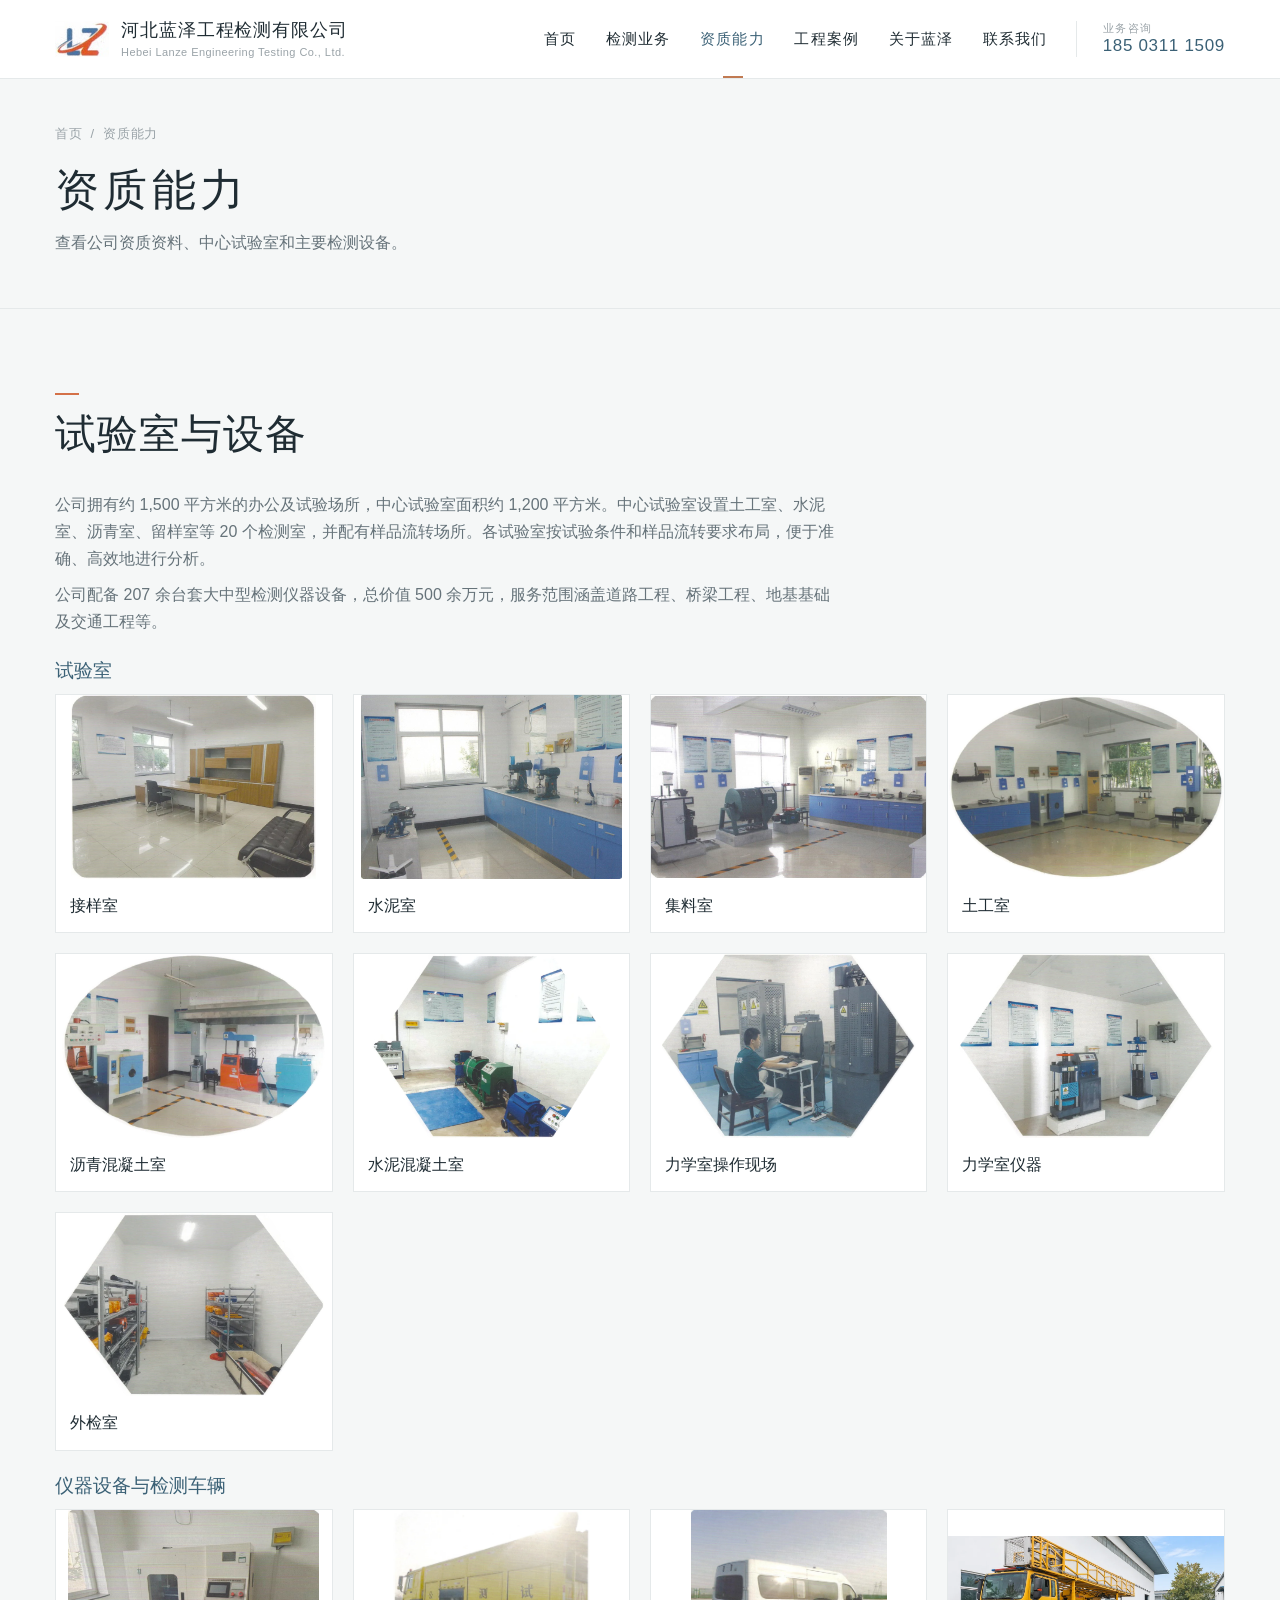
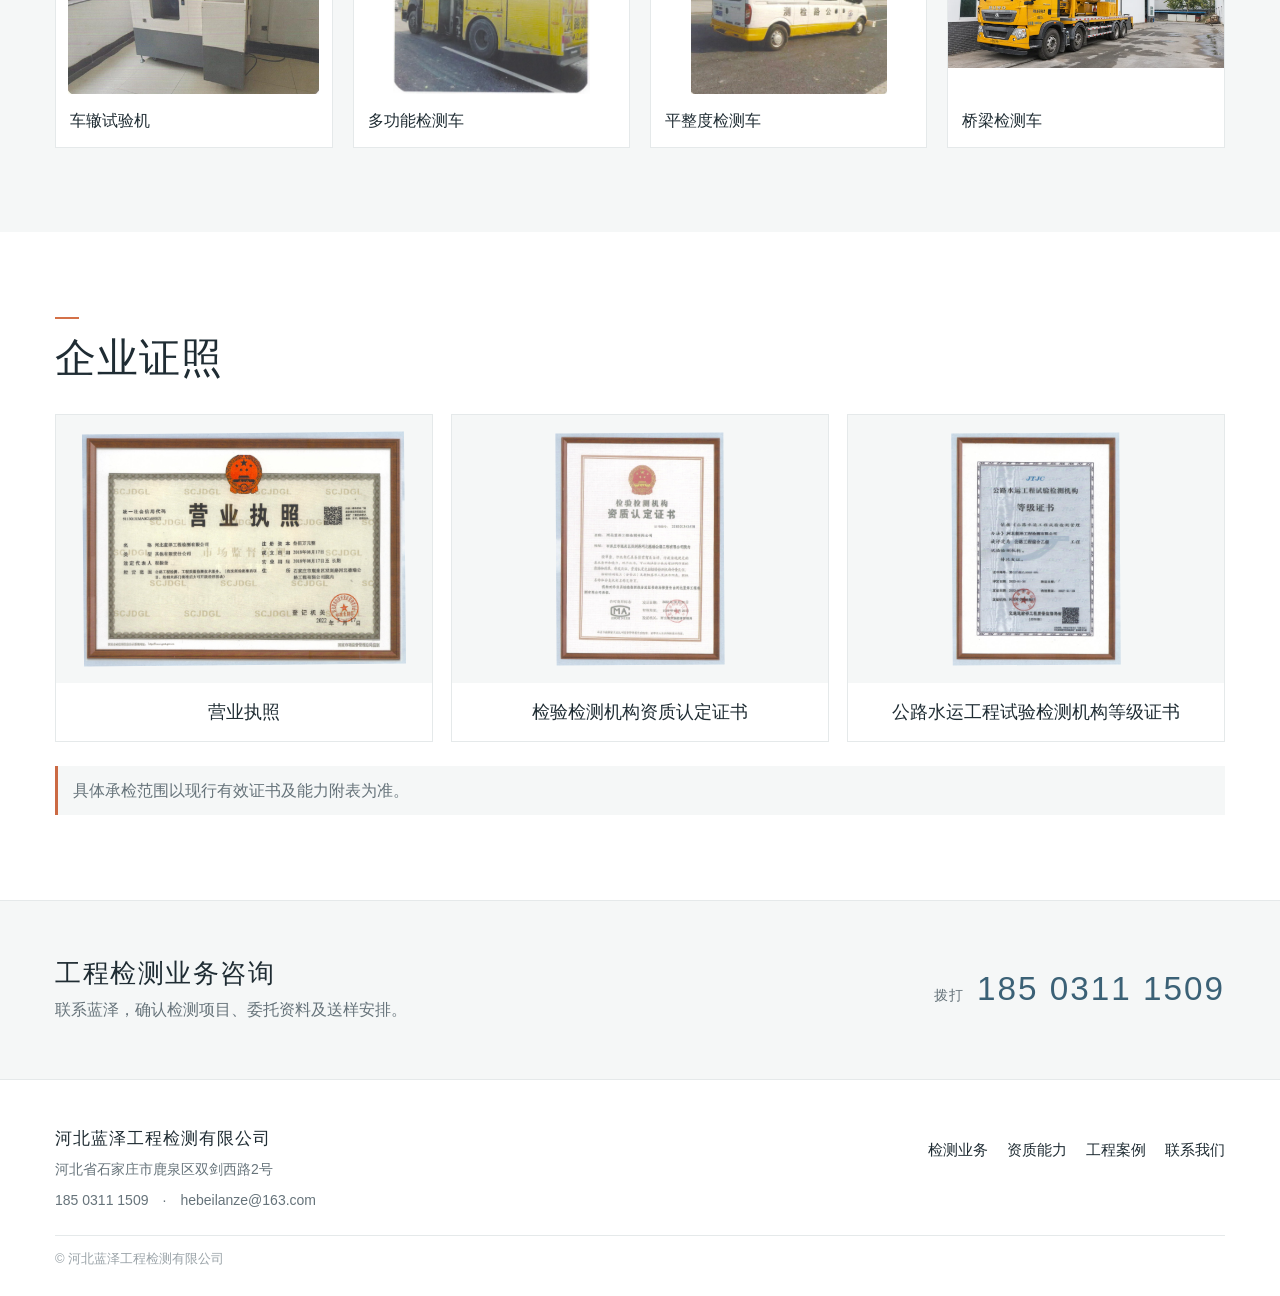
<file: qualifications.html>
<!doctype html>
<html lang="zh-CN">
<head>
  <meta charset="utf-8">
  <meta name="viewport" content="width=device-width, initial-scale=1, viewport-fit=cover">
  <meta name="description" content="查看河北蓝泽工程检测有限公司的企业证照、试验室、检测车辆及设备。">
  <title>资质能力｜河北蓝泽工程检测有限公司</title>
  <link rel="icon" href="assets/logo.jpg" type="image/jpeg">
  <link rel="stylesheet" href="styles.css?v=20261122h">
  <link rel="stylesheet" href="desktop.css?v=20261122h" media="(min-width: 961px), (min-width: 871px) and (min-height: 501px), (min-width: 871px) and (pointer: fine), (min-width: 871px) and (pointer: none)">
  <link rel="stylesheet" href="mobile.css?v=20261122h" media="(max-width: 870px), (max-width: 960px) and (max-height: 500px) and (pointer: coarse)">
  <script src="site.js?v=20261122h" defer></script>
</head>
<body>
<a class="skip" href="#main">跳至页面内容</a>
      <header class="header">
        <div class="container header-row">
          <a class="brand" href="index.html">
            <img src="assets/logo.jpg" alt="" width="104" height="69" class="brand-mark">
            <span class="brand-text">
              <span class="brand-name">河北蓝泽工程检测有限公司</span>
              <span class="brand-en" lang="en">Hebei Lanze Engineering Testing Co., Ltd.</span>
            </span>
          </a>
          <button class="menu-button" type="button" aria-controls="site-nav" aria-expanded="false" aria-label="展开导航">
            <span class="menu-bars" aria-hidden="true"></span>
          </button>
          <nav class="nav" id="site-nav" aria-label="主导航">
            <a class="nav-link" href="index.html">首页</a>
<a class="nav-link" href="services.html">检测业务</a>
<a class="nav-link" href="qualifications.html" aria-current="page">资质能力</a>
<a class="nav-link" href="projects.html">工程案例</a>
<a class="nav-link" href="about.html">关于蓝泽</a>
<a class="nav-link" href="contact.html">联系我们</a>
          </nav>
          <a class="header-tel" href="tel:18503111509"><span>业务咨询</span>185 0311 1509</a>
        </div>
      </header>
<main id="main">
<section class="page-hero">
        <div class="container">
          <nav class="breadcrumb" aria-label="当前位置"><a href="index.html">首页</a><span aria-hidden="true">/</span><span aria-current="page">资质能力</span></nav>
          <h1>资质能力</h1><p>查看公司资质资料、中心试验室和主要检测设备。</p>
        </div>
      </section>

    <section class="section section-tint" id="laboratory-equipment">
      <div class="container">
        <div class="section-heading"><div><h2>试验室与设备</h2></div></div>
        <div class="article facility-summary">
          <p>公司拥有约 1,500 平方米的办公及试验场所，中心试验室面积约 1,200 平方米。中心试验室设置土工室、水泥室、沥青室、留样室等 20 个检测室，并配有样品流转场所。各试验室按试验条件和样品流转要求布局，便于准确、高效地进行分析。</p>
          <p>公司配备 207 余台套大中型检测仪器设备，总价值 500 余万元，服务范围涵盖道路工程、桥梁工程、地基基础及交通工程等。</p>
        </div>
        <h3 class="gallery-title">试验室</h3>
        <div class="cards cards-four gallery facility-gallery">
          <figure class="card">
            <img src="assets/sample-reception.webp" alt="接样室" width="850" height="637" loading="lazy" decoding="async">
            <figcaption>接样室</figcaption>
          </figure>
          <figure class="card">
            <img src="assets/cement-lab.jpg" alt="水泥室" width="920" height="647" loading="lazy" decoding="async">
            <figcaption>水泥室</figcaption>
          </figure>
          <figure class="card">
            <img src="assets/aggregate-lab.jpg" alt="集料室" width="920" height="610" loading="lazy" decoding="async">
            <figcaption>集料室</figcaption>
          </figure>
          <figure class="card">
            <img src="assets/soil-lab.webp" alt="土工室" width="850" height="568" loading="lazy" decoding="async">
            <figcaption>土工室</figcaption>
          </figure>
          <figure class="card">
            <img src="assets/asphalt-concrete-lab.webp" alt="沥青混凝土室" width="850" height="594" loading="lazy" decoding="async">
            <figcaption>沥青混凝土室</figcaption>
          </figure>
          <figure class="card">
            <img src="assets/cement-concrete-lab.webp" alt="水泥混凝土室" width="850" height="657" loading="lazy" decoding="async">
            <figcaption>水泥混凝土室</figcaption>
          </figure>
          <figure class="card">
            <img src="assets/mechanics-lab-work.webp" alt="力学室操作现场" width="850" height="614" loading="lazy" decoding="async">
            <figcaption>力学室操作现场</figcaption>
          </figure>
          <figure class="card">
            <img src="assets/mechanics-lab-instruments.webp" alt="力学室仪器" width="850" height="615" loading="lazy" decoding="async">
            <figcaption>力学室仪器</figcaption>
          </figure>
          <figure class="card">
            <img src="assets/field-testing-lab.webp" alt="外检室" width="850" height="601" loading="lazy" decoding="async">
            <figcaption>外检室</figcaption>
          </figure>
        </div>
        <h3 class="gallery-title">仪器设备与检测车辆</h3>
        <div class="cards cards-four gallery facility-gallery">
          <figure class="card">
            <img src="assets/rut-tester.jpg" alt="车辙试验机" width="870" height="636" loading="lazy" decoding="async">
            <figcaption>车辙试验机</figcaption>
          </figure>
          <figure class="card">
            <img src="assets/multifunction-testing-vehicle.webp" alt="多功能检测车" width="890" height="831" loading="lazy" decoding="async">
            <figcaption>多功能检测车</figcaption>
          </figure>
          <figure class="card">
            <img src="assets/flatness-vehicle.jpg" alt="平整度检测车" width="900" height="842" loading="lazy" decoding="async">
            <figcaption>平整度检测车</figcaption>
          </figure>
          <figure class="card">
            <img src="assets/bridge-truck-clear-mobile.webp" alt="桥梁检测车" width="1050" height="506" loading="lazy" decoding="async">
            <figcaption>桥梁检测车</figcaption>
          </figure>
        </div>
      </div>
    </section>
    <section class="section">
      <div class="container">
        <div class="section-heading"><div><h2>企业证照</h2></div></div>
        <div class="credentials">
          <article class="credential credential-business-license" id="business-license">
              <div class="credential-image"><img src="assets/business-license.jpg" alt="营业执照" width="1755" height="1261" loading="lazy" decoding="async"></div>
              <div class="credential-copy"><h3>营业执照</h3></div>
            </article>
<article class="credential credential-cma-certificate" id="cma-certificate">
              <div class="credential-image"><img src="assets/cma-certificate.jpg" alt="检验检测机构资质认定证书" width="810" height="1124" loading="lazy" decoding="async"></div>
              <div class="credential-copy"><h3>检验检测机构资质认定证书</h3></div>
            </article>
<article class="credential credential-highway-certificate" id="highway-certificate">
              <div class="credential-image"><img src="assets/highway-certificate.jpg" alt="公路水运工程试验检测机构等级证书" width="813" height="1124" loading="lazy" decoding="async"></div>
              <div class="credential-copy"><h3>公路水运工程试验检测机构等级证书</h3></div>
            </article>
        </div>
        <p class="note">具体承检范围以现行有效证书及能力附表为准。</p>
      </div>
    </section>

      <section class="contact-band">
        <div class="container">
          <div><h2>工程检测业务咨询</h2><p>联系蓝泽，确认检测项目、委托资料及送样安排。</p></div>
          <a class="button button-primary" href="tel:18503111509"><span>拨打</span> 185 0311 1509</a>
        </div>
      </section>
</main>
<footer class="footer">
  <div class="container">
    <div class="footer-main">
      <div>
        <h2>河北蓝泽工程检测有限公司</h2>
        <p>河北省石家庄市鹿泉区双剑西路2号</p>
        <p><a href="tel:18503111509">185 0311 1509</a>　·　<a href="mailto:hebeilanze@163.com">hebeilanze@163.com</a></p>
      </div>
      <nav aria-label="页脚导航">
        <a href="services.html">检测业务</a>
        <a href="qualifications.html">资质能力</a>
        <a href="projects.html">工程案例</a>
        <a href="contact.html">联系我们</a>
      </nav>
    </div>
    <div class="footer-small">© 河北蓝泽工程检测有限公司</div>
  </div>
</footer>
<nav class="mobile-only mobile-contact" aria-label="业务联系">
  <a href="contact.html">联系蓝泽</a>
  <a href="tel:18503111509">电话咨询</a>
</nav>
</body>
</html>
</file>
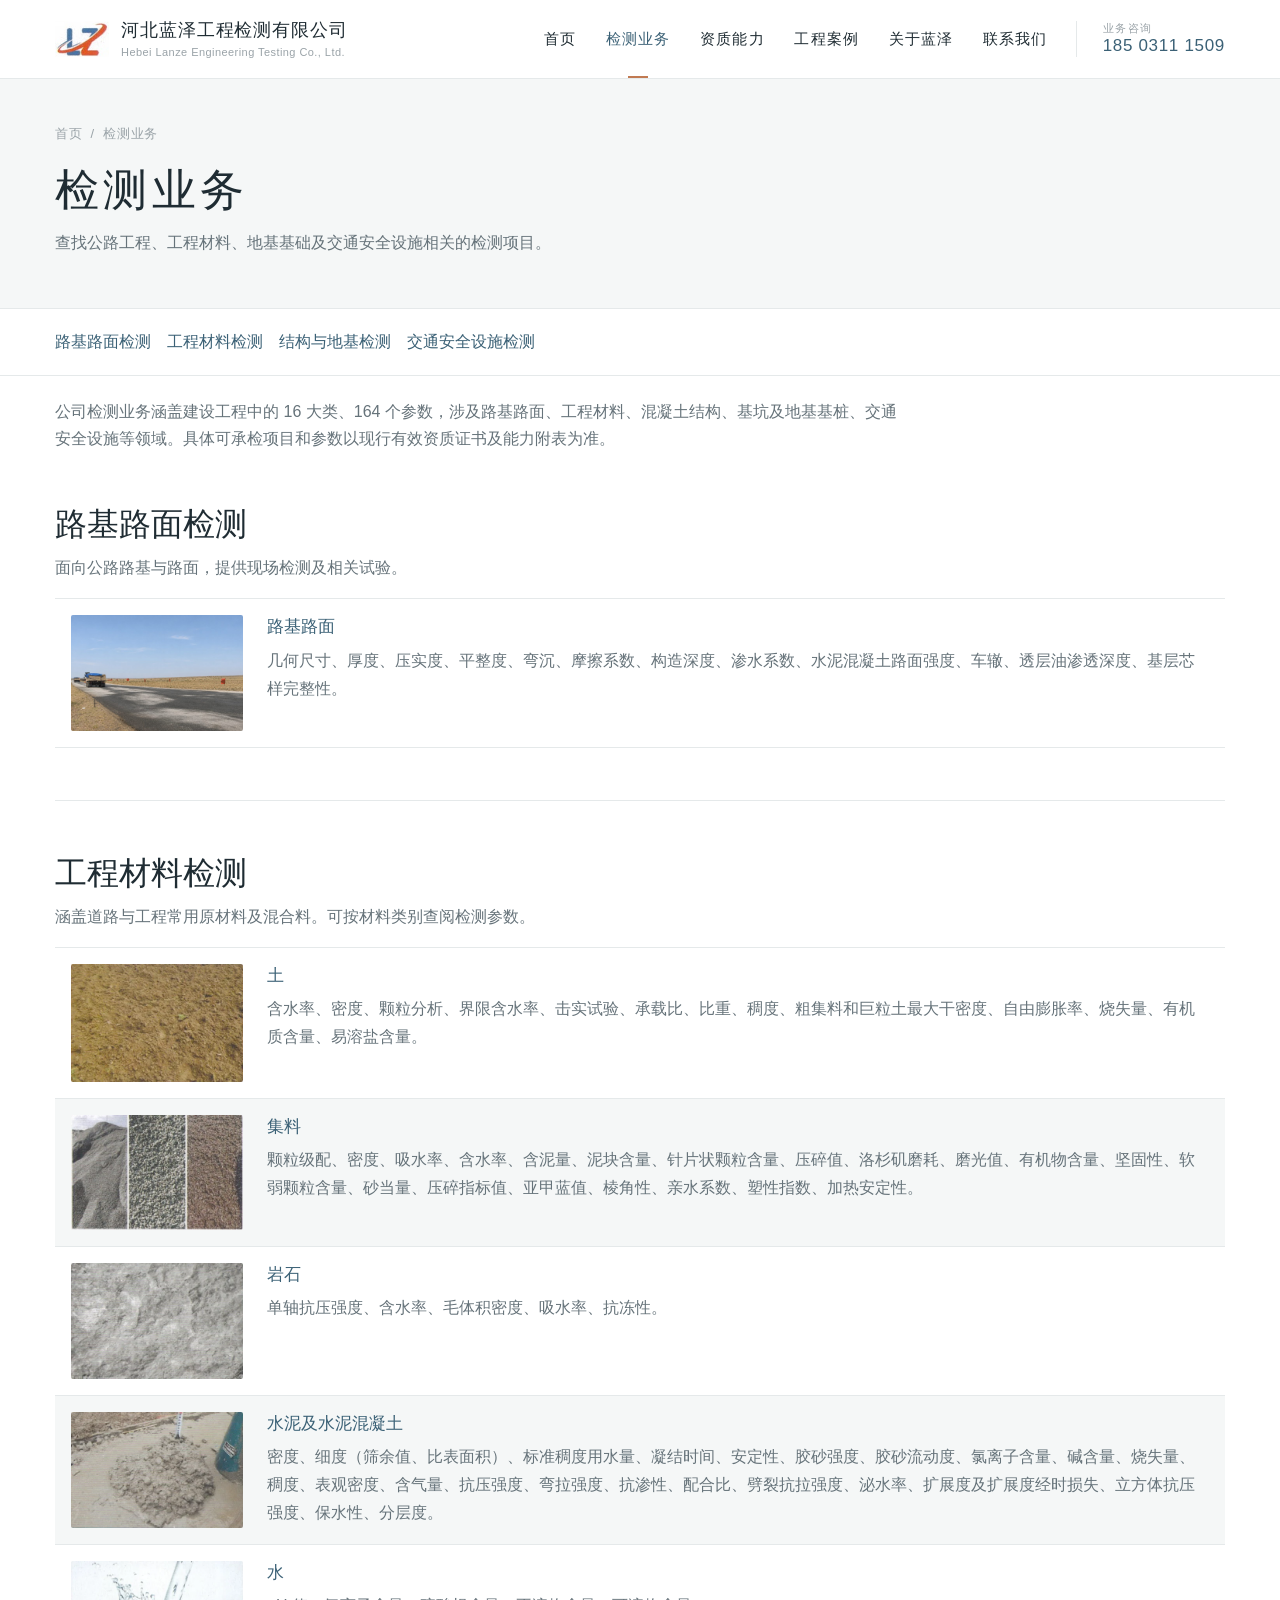
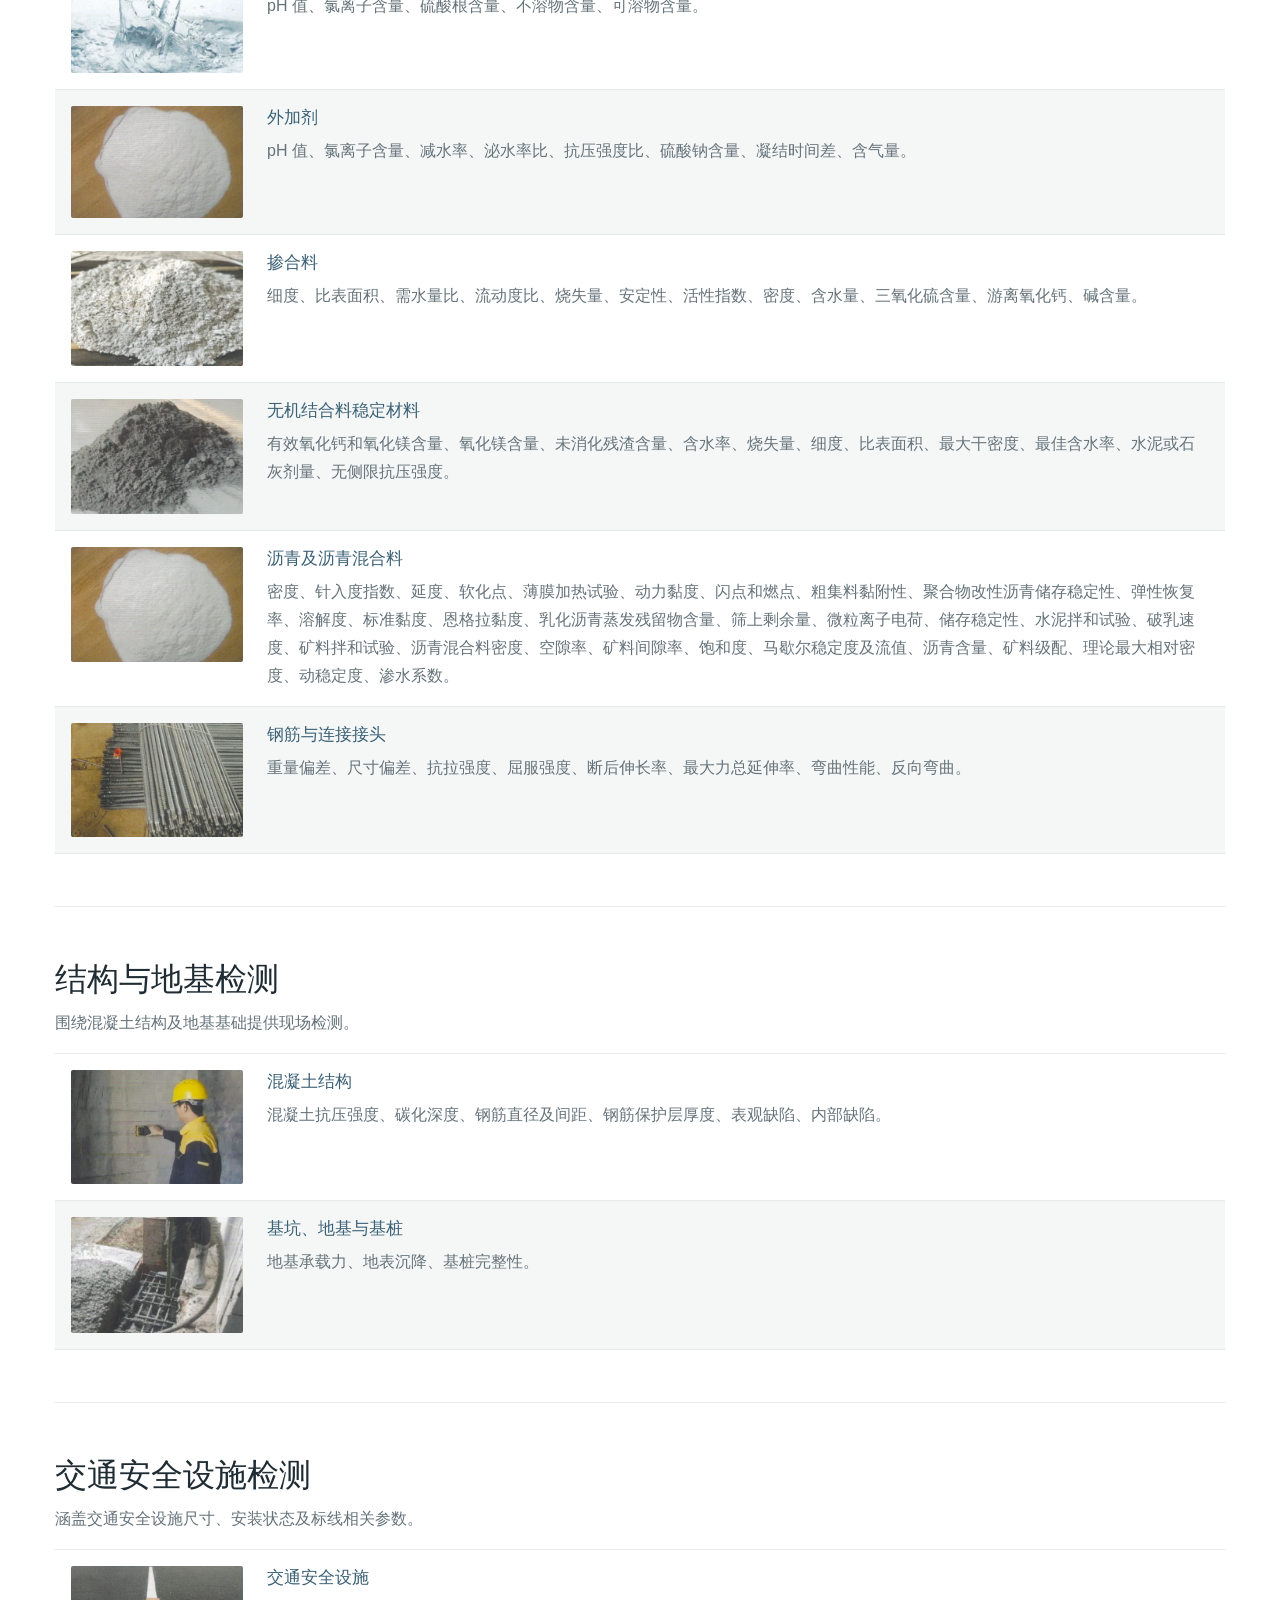
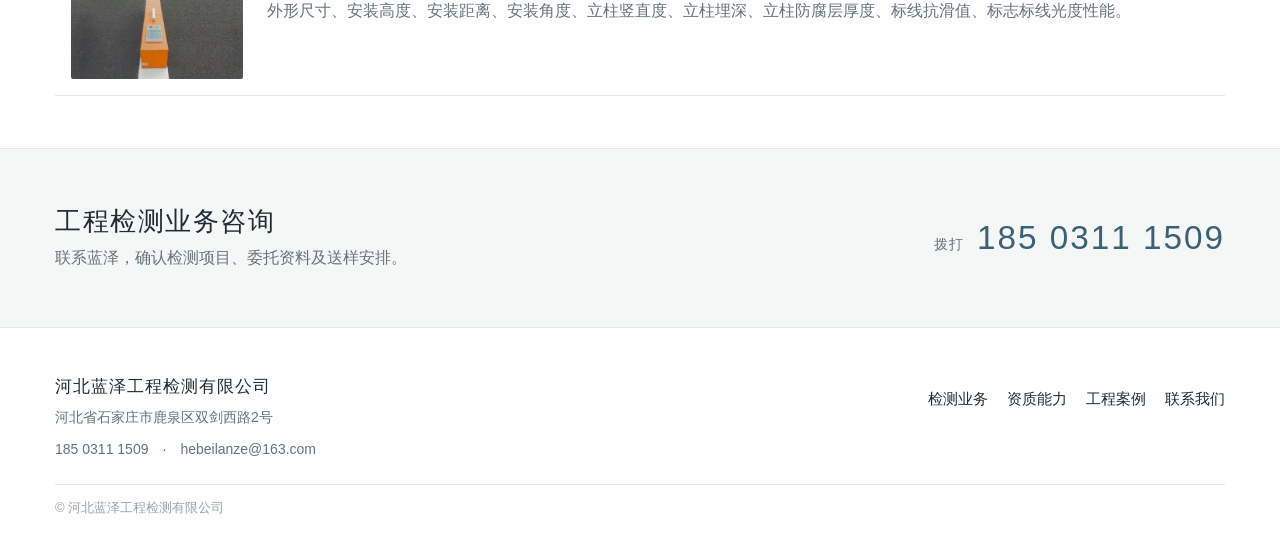
<file: services.html>
<!doctype html>
<html lang="zh-CN">
<head>
  <meta charset="utf-8">
  <meta name="viewport" content="width=device-width, initial-scale=1, viewport-fit=cover">
  <meta name="description" content="浏览路基路面、工程材料、结构与地基及交通安全设施的检测项目和代表性参数。">
  <title>检测业务｜河北蓝泽工程检测有限公司</title>
  <link rel="icon" href="assets/logo.jpg" type="image/jpeg">
  <link rel="stylesheet" href="styles.css?v=20261122h">
  <link rel="stylesheet" href="desktop.css?v=20261122h" media="(min-width: 961px), (min-width: 871px) and (min-height: 501px), (min-width: 871px) and (pointer: fine), (min-width: 871px) and (pointer: none)">
  <link rel="stylesheet" href="mobile.css?v=20261122h" media="(max-width: 870px), (max-width: 960px) and (max-height: 500px) and (pointer: coarse)">
  <script src="site.js?v=20261122h" defer></script>
</head>
<body>
<a class="skip" href="#main">跳至页面内容</a>
      <header class="header">
        <div class="container header-row">
          <a class="brand" href="index.html">
            <img src="assets/logo.jpg" alt="" width="104" height="69" class="brand-mark">
            <span class="brand-text">
              <span class="brand-name">河北蓝泽工程检测有限公司</span>
              <span class="brand-en" lang="en">Hebei Lanze Engineering Testing Co., Ltd.</span>
            </span>
          </a>
          <button class="menu-button" type="button" aria-controls="site-nav" aria-expanded="false" aria-label="展开导航">
            <span class="menu-bars" aria-hidden="true"></span>
          </button>
          <nav class="nav" id="site-nav" aria-label="主导航">
            <a class="nav-link" href="index.html">首页</a>
<a class="nav-link" href="services.html" aria-current="page">检测业务</a>
<a class="nav-link" href="qualifications.html">资质能力</a>
<a class="nav-link" href="projects.html">工程案例</a>
<a class="nav-link" href="about.html">关于蓝泽</a>
<a class="nav-link" href="contact.html">联系我们</a>
          </nav>
          <a class="header-tel" href="tel:18503111509"><span>业务咨询</span>185 0311 1509</a>
        </div>
      </header>
<main id="main">
<section class="page-hero">
        <div class="container">
          <nav class="breadcrumb" aria-label="当前位置"><a href="index.html">首页</a><span aria-hidden="true">/</span><span aria-current="page">检测业务</span></nav>
          <h1>检测业务</h1><p>查找公路工程、工程材料、地基基础及交通安全设施相关的检测项目。</p>
        </div>
      </section>

    <nav class="anchor-nav" aria-label="检测类别"><div class="container"><a href="#road">路基路面检测</a>
<a href="#materials">工程材料检测</a>
<a href="#structures">结构与地基检测</a>
<a href="#traffic">交通安全设施检测</a></div></nav>
    <div class="container">
      <p class="service-scope">公司检测业务涵盖建设工程中的 16 大类、164 个参数，涉及路基路面、工程材料、混凝土结构、基坑及地基基桩、交通安全设施等领域。具体可承检项目和参数以现行有效资质证书及能力附表为准。</p>

      <section class="service-block" id="road">
        <h2>路基路面检测</h2><p>面向公路路基与路面，提供现场检测及相关试验。</p>
        <ul class="table-list testing-list">
          <li>
            <img src="assets/road-clear.jpg" alt="路基路面配图" width="880" height="592" loading="lazy" decoding="async">
            <div class="service-entry-copy"><h3>路基路面</h3><p>几何尺寸、厚度、压实度、平整度、弯沉、摩擦系数、构造深度、渗水系数、水泥混凝土路面强度、车辙、透层油渗透深度、基层芯样完整性。</p></div>
          </li>
        </ul>
      </section>

      <section class="service-block" id="materials">
        <h2>工程材料检测</h2><p>涵盖道路与工程常用原材料及混合料。可按材料类别查阅检测参数。</p>
        <ul class="table-list testing-list">
          <li>
            <img src="assets/soil.webp" alt="土配图" width="444" height="304" loading="lazy" decoding="async">
            <div class="service-entry-copy"><h3>土</h3><p>含水率、密度、颗粒分析、界限含水率、击实试验、承载比、比重、稠度、粗集料和巨粒土最大干密度、自由膨胀率、烧失量、有机质含量、易溶盐含量。</p></div>
          </li>
          <li>
            <img src="assets/aggregate.jpg" alt="集料配图" width="444" height="296" loading="lazy" decoding="async">
            <div class="service-entry-copy"><h3>集料</h3><p>颗粒级配、密度、吸水率、含水率、含泥量、泥块含量、针片状颗粒含量、压碎值、洛杉矶磨耗、磨光值、有机物含量、坚固性、软弱颗粒含量、砂当量、压碎指标值、亚甲蓝值、棱角性、亲水系数、塑性指数、加热安定性。</p></div>
          </li>
          <li>
            <img src="assets/rock.webp" alt="岩石配图" width="440" height="297" loading="lazy" decoding="async">
            <div class="service-entry-copy"><h3>岩石</h3><p>单轴抗压强度、含水率、毛体积密度、吸水率、抗冻性。</p></div>
          </li>
          <li>
            <img src="assets/cement-concrete.webp" alt="水泥及水泥混凝土配图" width="440" height="297" loading="lazy" decoding="async">
            <div class="service-entry-copy"><h3>水泥及水泥混凝土</h3><p>密度、细度（筛余值、比表面积）、标准稠度用水量、凝结时间、安定性、胶砂强度、胶砂流动度、氯离子含量、碱含量、烧失量、稠度、表观密度、含气量、抗压强度、弯拉强度、抗渗性、配合比、劈裂抗拉强度、泌水率、扩展度及扩展度经时损失、立方体抗压强度、保水性、分层度。</p></div>
          </li>
          <li>
            <img src="assets/water.webp" alt="水配图" width="444" height="290" loading="lazy" decoding="async">
            <div class="service-entry-copy"><h3>水</h3><p>pH 值、氯离子含量、硫酸根含量、不溶物含量、可溶物含量。</p></div>
          </li>
          <li>
            <img src="assets/admixture.webp" alt="外加剂配图" width="447" height="290" loading="lazy" decoding="async">
            <div class="service-entry-copy"><h3>外加剂</h3><p>pH 值、氯离子含量、减水率、泌水率比、抗压强度比、硫酸钠含量、凝结时间差、含气量。</p></div>
          </li>
          <li>
            <img src="assets/mineral-addition.webp" alt="掺合料配图" width="437" height="293" loading="lazy" decoding="async">
            <div class="service-entry-copy"><h3>掺合料</h3><p>细度、比表面积、需水量比、流动度比、烧失量、安定性、活性指数、密度、含水量、三氧化硫含量、游离氧化钙、碱含量。</p></div>
          </li>
          <li>
            <img src="assets/stabilized-material.webp" alt="无机结合料稳定材料配图" width="440" height="293" loading="lazy" decoding="async">
            <div class="service-entry-copy"><h3>无机结合料稳定材料</h3><p>有效氧化钙和氧化镁含量、氧化镁含量、未消化残渣含量、含水率、烧失量、细度、比表面积、最大干密度、最佳含水率、水泥或石灰剂量、无侧限抗压强度。</p></div>
          </li>
          <li>
            <img src="assets/asphalt-mixture.webp" alt="沥青及沥青混合料配图" width="444" height="297" loading="lazy" decoding="async">
            <div class="service-entry-copy"><h3>沥青及沥青混合料</h3><p>密度、针入度指数、延度、软化点、薄膜加热试验、动力黏度、闪点和燃点、粗集料黏附性、聚合物改性沥青储存稳定性、弹性恢复率、溶解度、标准黏度、恩格拉黏度、乳化沥青蒸发残留物含量、筛上剩余量、微粒离子电荷、储存稳定性、水泥拌和试验、破乳速度、矿料拌和试验、沥青混合料密度、空隙率、矿料间隙率、饱和度、马歇尔稳定度及流值、沥青含量、矿料级配、理论最大相对密度、动稳定度、渗水系数。</p></div>
          </li>
          <li>
            <img src="assets/reinforcement.webp" alt="钢筋与连接接头配图" width="441" height="293" loading="lazy" decoding="async">
            <div class="service-entry-copy"><h3>钢筋与连接接头</h3><p>重量偏差、尺寸偏差、抗拉强度、屈服强度、断后伸长率、最大力总延伸率、弯曲性能、反向弯曲。</p></div>
          </li>
        </ul>
      </section>

      <section class="service-block" id="structures">
        <h2>结构与地基检测</h2><p>围绕混凝土结构及地基基础提供现场检测。</p>
        <ul class="table-list testing-list">
          <li>
            <img src="assets/structure.jpg" alt="混凝土结构配图" width="443" height="294" loading="lazy" decoding="async">
            <div class="service-entry-copy"><h3>混凝土结构</h3><p>混凝土抗压强度、碳化深度、钢筋直径及间距、钢筋保护层厚度、表观缺陷、内部缺陷。</p></div>
          </li>
          <li>
            <img src="assets/foundations.webp" alt="基坑、地基与基桩配图" width="441" height="296" loading="lazy" decoding="async">
            <div class="service-entry-copy"><h3>基坑、地基与基桩</h3><p>地基承载力、地表沉降、基桩完整性。</p></div>
          </li>
        </ul>
      </section>

      <section class="service-block" id="traffic">
        <h2>交通安全设施检测</h2><p>涵盖交通安全设施尺寸、安装状态及标线相关参数。</p>
        <ul class="table-list testing-list">
          <li>
            <img src="assets/traffic.jpg" alt="交通安全设施配图" width="444" height="293" loading="lazy" decoding="async">
            <div class="service-entry-copy"><h3>交通安全设施</h3><p>外形尺寸、安装高度、安装距离、安装角度、立柱竖直度、立柱埋深、立柱防腐层厚度、标线抗滑值、标志标线光度性能。</p></div>
          </li>
        </ul>
      </section>

    </div>

      <section class="contact-band">
        <div class="container">
          <div><h2>工程检测业务咨询</h2><p>联系蓝泽，确认检测项目、委托资料及送样安排。</p></div>
          <a class="button button-primary" href="tel:18503111509"><span>拨打</span> 185 0311 1509</a>
        </div>
      </section>
</main>
<footer class="footer">
  <div class="container">
    <div class="footer-main">
      <div>
        <h2>河北蓝泽工程检测有限公司</h2>
        <p>河北省石家庄市鹿泉区双剑西路2号</p>
        <p><a href="tel:18503111509">185 0311 1509</a>　·　<a href="mailto:hebeilanze@163.com">hebeilanze@163.com</a></p>
      </div>
      <nav aria-label="页脚导航">
        <a href="services.html">检测业务</a>
        <a href="qualifications.html">资质能力</a>
        <a href="projects.html">工程案例</a>
        <a href="contact.html">联系我们</a>
      </nav>
    </div>
    <div class="footer-small">© 河北蓝泽工程检测有限公司</div>
  </div>
</footer>
<nav class="mobile-only mobile-contact" aria-label="业务联系">
  <a href="contact.html">联系蓝泽</a>
  <a href="tel:18503111509">电话咨询</a>
</nav>
</body>
</html>
</file>
<file: styles.css>
:root {
  --ink: #172d42;
  --navy: #10283e;
  --navy-dark: #0c2134;
  --blue: #225b83;
  --muted: #475c6d;
  --line: #dbe3ea;
  --mist: #f1f5f7;
  --white: #fff;
  --orange: #ef9059;
  --rust: #a9411e;
  --page: 1200px;
  --gutter: clamp(16px, 4.3vw, 66px);
  font-family: -apple-system, BlinkMacSystemFont, "PingFang SC", "Hiragino Sans GB", "Microsoft YaHei", "Noto Sans CJK SC", Arial, sans-serif;
  color: var(--ink);
  background: var(--white);
  -webkit-text-size-adjust: 100%;
}
* { box-sizing: border-box; }
body { margin: 0; font-size: 1rem; line-height: 1.7; }
a { color: inherit; text-decoration: none; }
button { font: inherit; }
a:focus-visible, button:focus-visible, summary:focus-visible { outline: 3px solid #dc743c; outline-offset: 4px; }
img { display: block; max-width: 100%; height: auto; }
h1, h2, h3, p, figure, ul, dl, dd { margin: 0; }
h1, h2, h3 { line-height: 1.28; }
p + p { margin-top: 1em; }
ul { padding-left: 1.3em; }
.container { width: calc(100% - var(--gutter) * 2); max-width: var(--page); margin: 0 auto; }
.skip { position: absolute; z-index: 5; left: 12px; top: 6px; padding: 6px 16px; color: var(--navy); background: white; transform: translateY(-160%); }
.skip:focus { transform: none; }
.sr-only { position: absolute; width: 1px; height: 1px; padding: 0; margin: -1px; overflow: hidden; clip: rect(0, 0, 0, 0); white-space: nowrap; border: 0; }
.mobile-only { display: none; }

.footer a:hover { text-decoration: underline; text-underline-offset: 4px; }
.header { background: white; position: relative; z-index: 2; border-bottom: 1px solid var(--line); }
.header-row { display: flex; align-items: center; justify-content: space-between; min-height: 83px; gap: 22px; }
.brand { display: inline-flex; align-items: center; gap: 12px; min-width: 0; padding-block: 8px; flex-shrink: 0; }
.brand-mark { display: block; width: 54px; height: 43px; object-fit: contain; }
.brand-text { display: grid; gap: 3px; }
.brand-name { font-size: 1.125rem; font-weight: 760; line-height: 1.3; }
.brand-en { font-size: .6875rem; color: #556a78; letter-spacing: .025em; line-height: 1.3; }
.menu-button { display: none; color: var(--navy); }
.header-tel { display: none; }
.menu-bars, .menu-bars::before, .menu-bars::after { display: block; width: 22px; height: 2px; background: currentColor; border-radius: 2px; }
.menu-bars { position: relative; }
.menu-bars::before, .menu-bars::after { content: ""; position: absolute; left: 0; }
.menu-bars::before { top: -7px; }
.menu-bars::after { top: 7px; }
.menu-button[aria-expanded="true"] .menu-bars { background: transparent; }
.menu-button[aria-expanded="true"] .menu-bars::before { top: 0; transform: rotate(45deg); }
.menu-button[aria-expanded="true"] .menu-bars::after { top: 0; transform: rotate(-45deg); }
.nav { display: flex; gap: clamp(16px, 2.5vw, 35px); align-items: stretch; align-self: stretch; }
.nav-link { display: flex; align-items: center; position: relative; white-space: nowrap; font-size: .9375rem; font-weight: 650; }
.nav-link:hover, .nav-link[aria-current="page"] { color: var(--blue); }
.nav-link[aria-current="page"]::after { content: ""; position: absolute; height: 3px; inset: auto 0 0; background: #d36538; }

.hero { position: relative; isolation: isolate; color: white; background: var(--navy); overflow: hidden; }
.hero .container { display: flex; align-items: center; justify-content: center; min-height: clamp(330px, min(50vw, calc(100vh - 84px)), 780px); }
.hero-copy { padding: 30px 0 60px; text-align: center; pointer-events: none; }
.hero h1 { display: flex; flex-wrap: wrap; justify-content: center; gap: .13em .38em; font-size: clamp(2.8rem, 5.8vw, 5rem); font-weight: 600; letter-spacing: .055em; line-height: 1.13; text-shadow: 0 2px 14px rgba(8,24,39,.48); }
.hero-translation { margin: .83em 0 0; color: #f7f8fa; font-size: clamp(.62rem, 1.15vw, .94rem); font-weight: 500; letter-spacing: .14em; text-transform: uppercase; text-shadow: 0 1px 5px #172c36; }
.hero h1 span + span::before { content: ""; width: .075em; height: .075em; border-radius: 50%; background: #f4a273; margin: .12em .08em 0 0; }
.hero h1 span { display: inline-flex; align-items: center; gap: .16em; white-space: nowrap; }
.hero h1 i { display: block; width: .075em; height: .075em; background: #f4a273; border-radius: 50%; margin: .12em .06em 0; }
.hero-slides, .hero-slide { position: absolute; inset: 0; }
.hero-slides { z-index: -1; }
.hero-slide { opacity: 0; visibility: hidden; transition: opacity .52s ease, visibility .52s; }
.hero-slide[data-active] { opacity: 1; visibility: visible; z-index: 1; }
.hero-slide picture, .hero-slide img { display: block; width: 100%; height: 100%; }
.hero-slide img { object-fit: contain; object-position: center; }
.hero-slide::after {
  content: ""; position: absolute; inset: 0;
  background: linear-gradient(180deg, rgba(19,28,35,.18), rgba(19,28,35,.50) 42%, rgba(19,28,35,.50));
}
.hero-controls { display: none; position: absolute; left: 50%; transform: translateX(-50%); bottom: 18px; align-items: center; }
.hero[data-carousel-ready] .hero-controls { display: flex; }
.hero-controls button { display: grid; place-items: center; width: 44px; height: 44px; padding: 0; border: 0; color: white; background: transparent; cursor: pointer; }
.slide-select::before { content: ""; width: 9px; height: 9px; border: 1px solid white; border-radius: 50%; }
.slide-select[aria-pressed="true"]::before { background: var(--orange); border-color: var(--orange); }
.actions { display: flex; gap: 12px; flex-wrap: wrap; margin-top: 26px; }
.button { min-height: 46px; padding: 9px 18px; display: inline-flex; align-items: center; justify-content: center; border: 1px solid transparent; text-align: center; font-size: .9375rem; line-height: 1.35; font-weight: 700; transition: background .16s ease, color .16s ease, border-color .16s ease; }
.button-primary { background: var(--orange); color: #172536; }
.button-primary:hover { background: #ffb283; }
.button-outline { border-color: #b9c8d4; color: var(--blue); background: white; }
.button-outline:hover { border-color: var(--blue); background: #eaf2f8; }

.section { padding-block: clamp(45px, 6.6vw, 92px); }
.section-tint { background: var(--mist); }
.section-heading { display: flex; justify-content: space-between; align-items: flex-end; flex-wrap: wrap; gap: 15px 26px; margin-bottom: 30px; }
.section-heading h2, .split-copy h2 { font-size: clamp(1.7rem, 3.3vw, 2.55rem); letter-spacing: .025em; }
.section-heading h2::before, .split-copy h2::before { content: ""; display: block; background: #d47148; width: 34px; height: 3px; margin-bottom: 13px; }
.section-heading p, .split-copy p { margin-top: 9px; color: var(--muted); }
.cards { display: grid; gap: 20px; }
.cards-four { grid-template-columns: repeat(4, minmax(0, 1fr)); }
.cards-three { grid-template-columns: repeat(3, minmax(0, 1fr)); }
.card { min-width: 0; border: 1px solid var(--line); background: white; }
a.card { display: flex; flex-direction: column; }
a.card:hover { border-color: #7c9ab0; box-shadow: 0 8px 24px rgba(27,54,77,.09); }
.card img { width: 100%; aspect-ratio: 1.9; object-fit: cover; background: #dae4ea; }
.service-cards .card img { aspect-ratio: 1.85; }
.service-cards .card:hover h3 { color: var(--blue); }
.case-cards img { aspect-ratio: 1.62; }
.card-body { padding: 18px; min-width: 0; }
.card h3 { font-size: 1.125rem; line-height: 1.42; }
.card p { color: var(--muted); margin-top: 6px; font-size: 1rem; line-height: 1.62; }
.category { display: inline-block; color: var(--rust); font-size: .875rem; font-weight: 700; margin-bottom: 6px; }
.split { display: grid; grid-template-columns: 1.16fr 1fr; align-items: center; gap: clamp(26px, 5.5vw, 85px); }
.split-media img { width: 100%; max-height: 423px; aspect-ratio: 1.63; object-fit: cover; }
.split-media figcaption { padding-top: 6px; color: var(--muted); font-size: .875rem; }
.split-copy p { line-height: 1.85; }
.split-copy .actions { margin-top: 18px; }
.credential-business-license { --document-angle: -.52deg; }
.credential-cma-certificate { --document-angle: -.31deg; }
.credential-highway-certificate { --document-angle: -.38deg; }
.credential-image img { transform: rotate(var(--document-angle, 0deg)); }

.contact-band { background: #153b58; color: white; padding-block: 38px; }
.contact-band .container { display: flex; flex-wrap: wrap; gap: 18px 32px; align-items: center; justify-content: space-between; }
.contact-band h2 { font-size: clamp(1.35rem, 2.4vw, 1.95rem); }
.contact-band p { margin-top: 6px; color: #e8f0f6; }
.footer { background: var(--navy-dark); color: #e5edf4; padding-block: 38px 19px; }
.footer-main { display: flex; align-items: flex-start; justify-content: space-between; gap: 22px 40px; flex-wrap: wrap; }
.footer h2 { color: white; font-size: 1.0625rem; }
.footer p { margin-top: 8px; }
.footer nav { display: flex; flex-wrap: wrap; column-gap: 19px; }
.footer nav a { display: inline-flex; min-height: 44px; align-items: center; }
.footer-small { margin-top: 22px; padding-top: 12px; border-top: 1px solid #365066; font-size: .875rem; color: #c5d3df; }

.page-hero { background: var(--navy); color: white; padding-block: 28px clamp(41px, 7vw, 84px); }
.breadcrumb { display: flex; flex-wrap: wrap; align-items: center; gap: 8px; font-size: .875rem; color: #d4e3ef; }
.breadcrumb a { display: inline-flex; align-items: center; min-height: 31px; text-decoration: underline; text-underline-offset: 3px; }
.page-hero h1 { margin-top: 13px; font-size: clamp(2.15rem, 5vw, 3.45rem); letter-spacing: .04em; }
.page-hero p { margin-top: 10px; max-width: 700px; color: #eaf2f7; }
.anchor-nav { background: var(--mist); border-bottom: 1px solid var(--line); padding-block: 11px; }
.anchor-nav .container { display: flex; flex-wrap: wrap; gap: 6px 16px; }
.anchor-nav a { display: inline-flex; align-items: center; min-height: 44px; font-weight: 700; color: var(--blue); text-decoration: underline; text-underline-offset: 4px; }
.service-block { padding-block: clamp(28px, 5vw, 52px); border-bottom: 1px solid var(--line); }
.service-block:last-child { border-bottom: 0; }
.service-block h2, .article h2 { font-size: clamp(1.45rem, 2.8vw, 2rem); }
.service-block p, .article p { margin-top: 9px; color: var(--muted); }
.table-list { list-style: none; padding: 0; border-top: 1px solid var(--line); margin-top: 17px; }
.table-list li { display: grid; grid-template-columns: minmax(135px, 23%) 1fr; gap: 12px 24px; border-bottom: 1px solid var(--line); padding: 13px 12px; background: white; }
.table-list li:nth-child(even) { background: var(--mist); }
.table-list li span { color: var(--muted); }
.service-scope { margin-top: 22px; max-width: 850px; color: var(--muted); }
.testing-list li { grid-template-columns: clamp(116px, 15vw, 172px) minmax(0, 1fr); align-items: start; padding: 16px; }
.testing-list img { width: 100%; border-radius: 2px; }
.service-entry-copy h3 { color: var(--blue); font-size: 1.08rem; }
.service-entry-copy p { line-height: 1.75; }
.article { max-width: 780px; }
.article + .article { margin-top: 36px; }
.project-list { margin-top: 14px; }
.project-list li + li { margin-top: 8px; }
.gallery figcaption { padding: 13px 14px; font-size: 1rem; font-weight: 650; }
.gallery img { aspect-ratio: 1.5; }
.gallery-title { margin: 23px 0 11px; font-size: 1.2rem; color: var(--blue); }
.facility-gallery img { object-fit: contain; background: #fff; }
.credentials { display: grid; grid-template-columns: repeat(3, minmax(0, 1fr)); gap: 18px; }
.credential { border: 1px solid var(--line); background: white; }
.credential-image { display: block; padding: 18px; background: var(--mist); }
.credential-image img { width: 100%; height: 232px; object-fit: contain; }
.credential-copy { padding: 16px 18px; text-align: center; }
.credential-copy h3 { font-size: 1.125rem; line-height: 1.45; }
.note { border-left: 3px solid #cb6a44; margin-top: 24px; padding: 11px 15px; background: var(--mist); color: var(--muted); }
.contact-items { margin-top: 12px; }
.contact-items > div { display: grid; grid-template-columns: 90px 1fr; gap: 9px; align-items: baseline; padding-block: 10px; border-bottom: 1px solid var(--line); }
.contact-items dt { font-weight: 700; }
.contact-items dd { min-width: 0; overflow-wrap: break-word; overflow-wrap: anywhere; }
.contact-items a { display: inline-flex; min-height: 44px; align-items: center; color: var(--blue); text-decoration: underline; text-underline-offset: 4px; }
.tel { white-space: nowrap; font-variant-numeric: tabular-nums; }

@media (max-width: 1020px) {
  .nav { gap: 16px; }
  .brand-name { font-size: 1.02rem; }
  .brand-mark { width: 50px; height: 38px; }
  .cards { gap: 14px; }
  .card-body { padding: 13px; }
  .nav-link { font-size: .9rem; }
}
@media (max-width: 870px) {
  .header-row { min-height: 68px; flex-wrap: wrap; gap: 0; }
  .nav { width: 100%; min-width: 0; flex-wrap: wrap; gap: 0 14px; border-top: 1px solid var(--line); }
  .nav-link { min-height: 46px; }
  .js .menu-button { display: inline-flex; align-items: center; justify-content: center; width: 44px; min-height: 44px; padding: 0; border: 0; background: white; }
  .js .nav:not(.open) { display: none; }
  .js .nav { display: grid; grid-template-columns: repeat(3, minmax(0, 1fr)); padding: 5px 0; }
  .js .nav-link { padding: 7px 0; }
  .nav-link[aria-current="page"]::after { right: auto; width: 29px; }
  .hero .container { min-height: 0; aspect-ratio: 2 / 1; }
  .hero-slide img { object-fit: contain; object-position: center; }
  .hero-slide::after {
    background: linear-gradient(180deg, rgba(7,23,38,.06) 5%, rgba(7,23,38,.36) 52%, rgba(7,23,38,.63));
  }
  .hero h1 { font-size: clamp(2.8rem, 8.6vw, 4.7rem); }
  .hero-controls { bottom: 8px; }
  .split { gap: 25px; }
  .cards-four { grid-template-columns: repeat(2, minmax(0, 1fr)); }
}
@media (max-width: 620px) {
  .brand { gap: 7px; }
  .brand-mark { width: 39px; height: 31px; }
  .brand-text { gap: 2px; }
  .brand-name { font-size: .94rem; }
  .brand-en { font-size: .62rem; }
  .hero .container { width: 100%; aspect-ratio: 16 / 9; padding-inline: var(--gutter); }
  .hero h1 { gap: .12em .34em; font-size: clamp(1.8rem, 8.1vw, 3.35rem); }
  .hero-copy { padding: 0 0 15px; }
  .hero-controls { bottom: 1px; }
  .section-heading { margin-bottom: 19px; }
  .section-heading h2::before, .split-copy h2::before { margin-bottom: 9px; }
  .card h3 { font-size: 1.025rem; }
  .cards { gap: 11px; }
  .card-body { padding: 11px; }
  .cards-three, .split, .credentials { grid-template-columns: minmax(0, 1fr); }
  .credential-image img { height: clamp(204px, 62vw, 345px); }
  .gallery { grid-template-columns: repeat(2, minmax(0, 1fr)); }
  .service-cards .card img { aspect-ratio: 1.5; object-fit: contain; }
  .case-cards img, .split-media img { aspect-ratio: auto; max-height: none; }
  .contact-band .container { gap: 14px; }
  .footer-main { gap: 14px; }
  .table-list li { grid-template-columns: minmax(0, 1fr); padding: 10px 11px; gap: 3px; }
}
@media (max-width: 355px) {
  .brand-en { display: none; }
  .brand-name { font-size: .88rem; }
  .actions { gap: 8px; }
  .button { padding-inline: 12px; }
  .service-cards { grid-template-columns: minmax(0, 1fr); }
  .service-cards a.card { display: grid; grid-template-columns: 95px minmax(0, 1fr); align-items: center; }
  .service-cards .card img { height: 100%; aspect-ratio: auto; object-fit: contain; }
}
@media (prefers-reduced-motion: reduce) {
  *, *::before, *::after { transition: none !important; }
}
</file>
<file: desktop-carousel.css>
.hero .container { min-height: clamp(360px, min(42vw, calc(100vh - 230px)), 640px); }
.hero-slide { transition: none; }

.hero-office { --hero-backdrop: url("assets/office-sunny.jpg"); --photo-ratio: calc(1774 / 886); }
.hero-highway { --hero-backdrop: url("assets/guanting-expressway.jpg"); --photo-ratio: calc(1920 / 1080); }
.hero-bridge-truck { --hero-backdrop: url("assets/bridge-truck-clear.jpg"); --photo-ratio: calc(1807 / 870); }
.hero-slide::before {
  content: "";
  position: absolute;
  inset: -48px;
  background: var(--hero-backdrop) center / 100% 100% no-repeat;
  filter: blur(28px) saturate(.84);
}
.hero-slide::after {
  background: linear-gradient(180deg, rgba(19,28,35,.04), rgba(19,28,35,.45) 44%, rgba(19,28,35,.44) 58%, rgba(19,28,35,.20) 84%, rgba(19,28,35,.27));
}
.hero-slide picture {
  position: relative;
  container-type: size;
  display: grid;
  grid-template: minmax(0, 1fr) / minmax(0, 1fr);
  place-items: center;
}
.hero-slide img {
  --photo-fade: clamp(10px, 1.3vw, 23px);
  width: auto;
  width: min(100cqw, calc(100cqh * var(--photo-ratio)));
  height: auto;
  max-width: 100%;
  max-height: 100%;
  mask-image:
    linear-gradient(to right, transparent, black var(--photo-fade), black calc(100% - var(--photo-fade)), transparent),
    linear-gradient(to bottom, transparent, black var(--photo-fade), black calc(100% - var(--photo-fade)), transparent);
  mask-composite: intersect;
}
</file>
<file: desktop.css>
/* 电脑版：与 mobile.css 互补的媒体条件下加载（见各页 <link media>），轮播图片样式见 desktop-carousel.css */
:root {
  --ink: #1f2c33;
  --navy: #2b4250;
  --navy-dark: #2b4250;
  --blue: #3b6176;
  --muted: #66737a;
  --soft: #9aa3a8;
  --line: #e5e9ea;
  --mist: #f5f7f7;
  --accent: #c17a52;
  scroll-padding-top: 96px;
}
body { color: var(--ink); }
h1, h2, h3, .button, .anchor-nav a, .contact-items dt, .category, .gallery figcaption, .gallery-title { font-weight: 500; }

/* 页头：吸顶、细字重导航、右侧业务电话 */
.header { position: sticky; top: 0; z-index: 10; border-bottom-color: var(--line); background: rgba(255, 255, 255, .97); }
.header-row { min-height: 78px; gap: 28px; }
.brand-name { color: var(--ink); font-weight: 500; letter-spacing: .05em; }
.brand-en { color: var(--soft); letter-spacing: .04em; }
.nav { gap: clamp(16px, 2.3vw, 38px); margin-left: auto; }
.nav-link { color: var(--ink); font-size: .9375rem; font-weight: 400; letter-spacing: .08em; }
.nav-link:hover, .nav-link[aria-current="page"] { color: var(--blue); }
.nav-link[aria-current="page"] { font-weight: 500; }
.nav-link[aria-current="page"]::after { right: auto; left: 50%; width: 20px; height: 2px; background: var(--accent); transform: translateX(-50%); }
@media (min-width: 1180px) {
  .header-tel {
    display: flex;
    flex-direction: column;
    justify-content: center;
    align-self: center;
    padding-left: 26px;
    border-left: 1px solid var(--line);
    color: var(--blue);
    font-size: 1.0625rem;
    font-variant-numeric: tabular-nums;
    letter-spacing: .04em;
    line-height: 1.3;
    white-space: nowrap;
  }
  .header-tel span { color: var(--soft); font-size: .6875rem; letter-spacing: .14em; }
  .header-tel:hover { color: var(--navy); }
}

/* 轮播文字：常规字重，中英文更紧凑 */
.hero h1 { font-weight: 500; letter-spacing: .12em; }
.hero-translation { margin-top: .6em; font-weight: 400; letter-spacing: .22em; }

/* 首页栏目标题：英文小字 + 中文标题 + 浅灰「查看更多」 */
.home-page .section { padding-block: clamp(64px, 7vw, 108px); }
.home-page .section-heading, .home-page .split-heading {
  display: flex;
  justify-content: space-between;
  align-items: flex-end;
  flex-wrap: nowrap;
  gap: 24px;
  margin-bottom: 36px;
}
.home-page p.section-eyebrow {
  display: flex;
  align-items: center;
  gap: 10px;
  margin: 0 0 12px;
  color: var(--soft);
  font-size: .75rem;
  letter-spacing: .26em;
  line-height: 1.2;
  text-transform: uppercase;
}
.home-page p.section-eyebrow::before { width: 22px; height: 1px; flex: 0 0 22px; content: ""; background: var(--accent); }
.home-page .section-heading h2, .home-page .split-copy h2 { color: var(--ink); font-size: clamp(1.75rem, 2.4vw, 2.25rem); letter-spacing: .08em; }
.home-page .section-heading h2::before, .home-page .split-copy h2::before { content: none; }
.home-page .section-heading p:not(.section-eyebrow) { margin-top: 10px; font-size: .9375rem; letter-spacing: .04em; }
.home-page a.home-more {
  display: inline-flex;
  align-items: center;
  gap: 8px;
  flex-shrink: 0;
  min-height: 40px;
  margin-bottom: -6px;
  padding: 0;
  border: 0;
  color: var(--soft);
  background: none;
  font-size: .875rem;
  font-weight: 400;
  letter-spacing: .08em;
}
.home-page a.home-more::after { width: 6px; height: 6px; content: ""; border-top: 1px solid currentColor; border-right: 1px solid currentColor; transform: rotate(45deg); }
.home-page a.home-more:hover { color: var(--blue); background: none; }
.home-page .section-note { margin: -18px 0 30px; color: var(--muted); font-size: .9375rem; letter-spacing: .03em; }
.home-page .card { border: 0; background: none; }
.home-page a.card:hover { border: 0; box-shadow: none; }
.home-page a.card img { transition: opacity .2s ease; }
.home-page a.card:hover img { opacity: .9; }
.home-page a.card:hover h3 { color: var(--blue); }

/* 检测业务 */
.home-services .service-cards { gap: 28px; counter-reset: service; }
.home-services .service-cards .card img { aspect-ratio: 3 / 2; }
.home-services .service-cards .card-body { padding: 18px 0 0; }
.home-services .service-cards h3 { font-size: 1.0625rem; letter-spacing: .05em; }
.home-services .service-cards h3::before {
  display: block;
  margin-bottom: 6px;
  color: var(--accent);
  content: "0" counter(service);
  counter-increment: service;
  font-size: .75rem;
  font-weight: 400;
  letter-spacing: .16em;
}
.home-services .service-cards p { margin-top: 6px; font-size: .875rem; }

/* 公司简介：配图 + 文字 + 4 项数据（2×2，避免窄屏时数字与单位溢出） */
.home-about .split { grid-template-columns: 1.08fr 1fr; gap: clamp(40px, 6vw, 96px); }
.home-about .split-copy > p { color: #4e5b62; line-height: 1.95; }
.home-about .split-copy .actions { display: none; }
.home-page dl.home-facts { display: grid; grid-template-columns: repeat(2, minmax(0, 1fr)); margin-top: 32px; border-top: 1px solid var(--line); }
.home-facts div { display: flex; flex-direction: column-reverse; justify-content: flex-end; min-width: 0; padding: 18px 12px 16px 0; border-bottom: 1px solid var(--line); }
.home-facts div:nth-child(even) { padding-left: 28px; border-left: 1px solid var(--line); }
.home-facts dt { margin-top: 4px; color: var(--muted); font-size: .8125rem; letter-spacing: .04em; line-height: 1.5; }
.home-facts dd { color: var(--blue); font-size: clamp(1.75rem, 2.3vw, 2.25rem); font-weight: 300; font-variant-numeric: tabular-nums; letter-spacing: .01em; line-height: 1.15; white-space: nowrap; }
.home-facts dd span { margin-left: 3px; color: var(--muted); font-size: .8125rem; font-weight: 400; letter-spacing: .04em; }

/* 工程案例 */
.home-projects .case-cards { gap: 28px; }
.home-projects .case-cards img { aspect-ratio: 3 / 2; }
.home-projects .case-cards .card-body { padding: 18px 0 0; }
.home-projects .category { margin-bottom: 6px; color: var(--accent); font-size: .8125rem; font-weight: 400; letter-spacing: .14em; }
.home-projects .case-cards h3 { font-size: 1.0625rem; letter-spacing: .03em; }
.home-projects .case-cards p { font-size: .875rem; }

/* 仪器设备、企业资质：电脑版也展示 */
.home-page .mobile-only.home-equipment, .home-page .mobile-only.home-credentials { display: block; }
.equipment-strip { display: grid; grid-template-columns: repeat(4, minmax(0, 1fr)); gap: 28px; margin: 0; padding: 0; list-style: none; }
.equipment-strip a { display: block; }
.equipment-strip img { width: 100%; height: auto; aspect-ratio: 3 / 2; object-fit: cover; background: #e6eaeb; transition: opacity .2s ease; }
.equipment-wide img { object-position: 22% 50%; }
.equipment-strip span { display: block; padding-top: 16px; font-size: 1rem; letter-spacing: .05em; }
.equipment-strip a:hover img { opacity: .9; }
.equipment-strip a:hover span { color: var(--blue); }
.credential-links { display: grid; grid-template-columns: repeat(3, minmax(0, 1fr)); gap: 28px; margin: 0; padding: 0; list-style: none; }
.credential-links a { display: flex; flex-direction: column; gap: 16px; }
.credential-thumb { position: relative; display: block; aspect-ratio: 16 / 10; background: var(--mist); }
.credential-thumb img {
  position: absolute;
  inset: 0;
  width: auto;
  height: auto;
  max-width: calc(100% - 64px);
  max-height: calc(100% - 48px);
  margin: auto;
  box-shadow: 0 6px 18px rgba(28, 44, 54, .14);
  transition: transform .25s ease;
}
.credential-links a:hover .credential-thumb img { transform: translateY(-3px); }
.credential-name { color: var(--ink); font-size: .9375rem; letter-spacing: .04em; text-align: center; }
.credential-links a:hover .credential-name { color: var(--blue); }

/* 咨询条与页脚：浅色，不用深蓝大色块 */
.contact-band { padding-block: 56px; border-top: 1px solid var(--line); color: var(--ink); background: var(--mist); }
.contact-band h2 { font-size: clamp(1.4rem, 2vw, 1.75rem); letter-spacing: .06em; }
.contact-band p { color: var(--muted); }
.contact-band .container > .button {
  display: inline-flex;
  align-items: baseline;
  gap: 12px;
  min-height: 0;
  padding: 0;
  border: 0;
  color: var(--blue);
  background: none;
  font-size: clamp(1.75rem, 2.6vw, 2.25rem);
  font-weight: 300;
  font-variant-numeric: tabular-nums;
  letter-spacing: .06em;
}
.contact-band .container > .button:hover { color: var(--navy); background: none; }
.contact-band .button span { color: var(--muted); font-size: .875rem; font-weight: 400; letter-spacing: .12em; }
.footer { padding-block: 48px 26px; border-top: 1px solid var(--line); color: var(--muted); background: white; }
.footer h2 { color: var(--ink); letter-spacing: .06em; }
.footer p { font-size: .875rem; }
.footer nav a { color: var(--ink); font-size: .9375rem; }
.footer a:hover { color: var(--blue); }
.footer-small { border-top-color: var(--line); color: var(--soft); font-size: .8125rem; }

/* 内页 */
.page-hero { padding-block: 40px 52px; border-bottom: 1px solid var(--line); color: var(--ink); background: var(--mist); }
.breadcrumb { color: var(--soft); font-size: .8125rem; letter-spacing: .06em; }
.breadcrumb a { text-decoration: none; }
.breadcrumb a:hover { color: var(--blue); }
.page-hero h1 { font-size: clamp(2rem, 3.4vw, 2.75rem); letter-spacing: .1em; }
.page-hero p { color: var(--muted); }
.section-heading h2::before, .split-copy h2::before { width: 24px; height: 2px; }
.anchor-nav { background: white; }
.anchor-nav a { text-decoration: none; }
.anchor-nav a:hover { text-decoration: underline; }
</file>
<file: mobile.css>
/* 手机版：只在 ≤870px 或横屏小屏触控设备加载，电脑版样式见 styles.css */
:root {
  --gutter: max(clamp(20px, 5.6vw, 40px), env(safe-area-inset-left, 0px), env(safe-area-inset-right, 0px));
  --ink: #1f2c33;
  --navy: #2b4250;
  --navy-dark: #2b4250;
  --blue: #3b6176;
  --muted: #66737a;
  --soft: #9aa3a8;
  --line: #e5e9ea;
  --mist: #f5f7f7;
  --accent: #c17a52;
  scroll-padding-top: calc(72px + env(safe-area-inset-top, 0px));
  scroll-padding-bottom: calc(72px + env(safe-area-inset-bottom, 0px));
}

body { padding-bottom: calc(53px + env(safe-area-inset-bottom, 0px)); color: var(--ink); }
.mobile-only { display: block; }
.skip { z-index: 12; }
h1, h2, h3, .button, .anchor-nav a, .contact-items dt, .category, .gallery figcaption { font-weight: 500; }

/* 页头与菜单 */
.header {
  position: sticky;
  top: 0;
  z-index: 10;
  padding-top: env(safe-area-inset-top, 0px);
  border-bottom: 1px solid var(--line);
  background: white;
}
.header-row {
  position: relative;
  min-height: 60px;
  width: 100%;
  padding-inline: var(--gutter);
  flex-wrap: wrap;
  gap: 0 8px;
  background: white;
}
.brand { flex: 1; gap: 10px; padding-block: 6px; }
.brand-mark { flex: 0 0 auto; width: 40px; height: 30px; }
.brand-text { display: block; min-width: 0; }
.brand-name { display: block; color: var(--ink); font-size: clamp(.875rem, 4.2vw, 1.0625rem); font-weight: 500; letter-spacing: .04em; line-height: 1.3; }
/* 公司名下方小行英文，字号随屏宽缩放，宽度与中文名大致对齐 */
.brand-en {
  display: block;
  margin-top: 1px;
  overflow: hidden;
  color: var(--soft);
  font-size: clamp(.47rem, 2.2vw, .6875rem);
  letter-spacing: .02em;
  line-height: 1.3;
  text-overflow: ellipsis;
  white-space: nowrap;
}
.header .menu-button {
  width: 44px;
  height: 44px;
  margin: 0 -11px 0 auto;
  border: 0;
  color: var(--ink);
  background: transparent;
}
.js .header .menu-button { display: inline-flex; align-items: center; justify-content: center; padding: 0; }
.menu-bars, .menu-bars::before, .menu-bars::after { width: 20px; height: 1.5px; border-radius: 1px; transition: transform .2s ease, width .2s ease, background .2s ease; }
.menu-bars::before { top: -6px; }
.menu-bars::after { top: 6px; left: auto; right: 0; width: 12px; }
.menu-button[aria-expanded="true"] .menu-bars::after { left: 0; right: auto; width: 20px; }
.header.menu-open::before {
  position: fixed;
  inset: 0;
  content: "";
  background: rgba(22, 32, 38, .34);
  animation: fade-in .2s ease both;
}
.header .nav {
  display: grid;
  width: 100%;
  min-width: 0;
  grid-template-columns: minmax(0, 1fr);
  gap: 0;
  border-top: 1px solid var(--line);
  background: white;
}
.js .header .nav {
  position: absolute;
  top: 100%;
  left: 0;
  max-height: calc(100vh - 61px - env(safe-area-inset-top, 0px));
  max-height: calc(100dvh - 61px - env(safe-area-inset-top, 0px));
  padding: 4px var(--gutter) 26px;
  overflow-y: auto;
  overscroll-behavior: contain;
  box-shadow: 0 18px 30px rgba(20, 34, 44, .1);
}
.js .header .nav.open { animation: menu-in .24s ease both; }
.js .header .nav:not(.open) { display: none; }
.header .nav-link {
  justify-content: space-between;
  min-height: 56px;
  padding: 4px 2px;
  border-bottom: 1px solid var(--line);
  color: var(--ink);
  font-size: 1rem;
  font-weight: 400;
  letter-spacing: .1em;
}
.header .nav-link::after,
.header .nav-link[aria-current="page"]::after {
  content: "";
  position: static;
  inset: auto;
  width: 6px;
  height: 6px;
  margin-right: 5px;
  border-top: 1px solid #b8c0c4;
  border-right: 1px solid #b8c0c4;
  background: none;
  transform: rotate(45deg);
}
.header .nav-link[aria-current="page"] { color: var(--blue); font-weight: 500; }
.header .nav-link[aria-current="page"]::after { border-color: var(--blue); }
.header .nav-link:active { color: var(--blue); }
@keyframes menu-in { from { opacity: 0; transform: translateY(-8px); } to { opacity: 1; transform: none; } }
@keyframes fade-in { from { opacity: 0; } to { opacity: 1; } }

/* 首页轮播：竖屏 8:5。照片放大 8% 后完整居中（两侧各裁约 4%，正门「河北蓝泽」仍完整），
   上下空出的部分用同一张照片的模糊版本衔接，照片边缘渐隐；横屏限高后照片按高度完整显示 */
.home-page .hero { background: #2e3c44; color: white; }
.hero-slides {
  position: relative;
  z-index: 0;
  height: min(62.5vw, 78vh);
  height: min(62.5vw, 78svh);
  touch-action: pan-y pinch-zoom;
  background: #2e3c44;
}
.hero-office { --hero-backdrop: url("assets/office-sunny-mobile.jpg"); }
.hero-highway { --hero-backdrop: url("assets/guanting-expressway-mobile.jpg"); }
.hero-bridge-truck { --hero-backdrop: url("assets/bridge-truck-clear-mobile.jpg"); }
@supports (background-image: image-set(url("") type("image/webp"))) {
  .hero-office { --hero-backdrop: image-set(url("assets/office-sunny-mobile.webp") type("image/webp"), url("assets/office-sunny-mobile.jpg") type("image/jpeg")); }
  .hero-highway { --hero-backdrop: image-set(url("assets/guanting-expressway-mobile.webp") type("image/webp"), url("assets/guanting-expressway-mobile.jpg") type("image/jpeg")); }
  .hero-bridge-truck { --hero-backdrop: image-set(url("assets/bridge-truck-clear-mobile.webp") type("image/webp"), url("assets/bridge-truck-clear-mobile.jpg") type("image/jpeg")); }
}
.hero-slide { overflow: hidden; }
.hero-slide::before {
  position: absolute;
  inset: -24px;
  content: "";
  background: #2e3c44 var(--hero-backdrop) center / cover no-repeat;
  filter: blur(16px) saturate(.85);
}
.hero-slide picture { position: relative; }
.hero-slide img {
  position: absolute;
  top: 50%;
  left: 50%;
  width: 108%;
  max-width: none;
  height: auto;
  transform: translate(-50%, -50%);
  -webkit-mask-image: linear-gradient(to bottom, transparent, #000 14px, #000 calc(100% - 14px), transparent);
  mask-image: linear-gradient(to bottom, transparent, #000 14px, #000 calc(100% - 14px), transparent);
}
.hero-slide::after {
  background: linear-gradient(180deg, rgba(16, 24, 29, .05), rgba(16, 24, 29, .40) 50%, rgba(16, 24, 29, .30));
}
.hero > .container {
  position: absolute;
  inset: 0;
  width: 100%;
  min-height: 0;
  aspect-ratio: auto;
  align-items: center;
  justify-content: center;
  padding: 0 var(--gutter) 16px;
  pointer-events: none;
}
.hero-copy { width: 100%; padding: 0; }
.hero h1 {
  flex-wrap: nowrap;
  gap: 0 .42em;
  padding-left: .22em;
  font-size: clamp(1.25rem, 6vw, 1.875rem);
  font-weight: 400;
  letter-spacing: .22em;
  line-height: 1.3;
  text-shadow: 0 1px 12px rgba(10, 20, 26, .45);
}
.hero h1 span { gap: .42em; }
.hero h1 i, .hero h1 span + span::before {
  width: 4px;
  height: 4px;
  flex: 0 0 4px;
  margin: 0 0 0 -.22em;
  border-radius: 50%;
  background: #f1c4a3;
}
.hero-translation {
  position: relative;
  margin-top: .55em;
  padding-top: 0;
  font-size: clamp(.47rem, 2.25vw, .75rem);
  font-weight: 400;
  letter-spacing: .1em;
  opacity: .88;
  text-wrap: balance;
}
.hero-controls { right: auto; bottom: 2px; left: 50%; transform: translateX(-50%); }
.hero-controls button { width: 34px; height: 40px; }
.hero-controls button::before { width: 14px; height: 2px; border: 0; border-radius: 0; background: rgba(255, 255, 255, .45); transition: width .3s ease, background .3s ease; }
.hero-controls button[aria-pressed="true"]::before { width: 26px; background: white; }

/* 栏目标题：英文小字 + 中文标题 + 浅灰「查看更多」 */
.section { padding-block: 40px; }
.section-heading { align-items: flex-end; gap: 8px 12px; margin-bottom: 18px; }
.section-heading h2, .split-copy h2 { font-size: clamp(1.35rem, 5.6vw, 1.75rem); letter-spacing: .04em; }
.section-heading h2::before, .split-copy h2::before { width: 18px; height: 2px; margin-bottom: 10px; }
.home-page .section { padding-block: clamp(46px, 12.5vw, 76px); }
.home-page .section-heading, .home-page .split-heading {
  display: flex;
  justify-content: space-between;
  align-items: flex-end;
  flex-wrap: nowrap;
  gap: 12px;
  margin-bottom: 24px;
  border: 0;
}
.home-page p.section-eyebrow {
  display: flex;
  align-items: center;
  gap: 8px;
  margin: 0 0 9px;
  color: var(--soft);
  font-size: .6875rem;
  font-weight: 400;
  letter-spacing: .22em;
  line-height: 1.2;
  text-transform: uppercase;
}
.home-page p.section-eyebrow::before { width: 16px; height: 1px; flex: 0 0 16px; content: ""; background: var(--accent); }
.home-page .section-heading h2, .home-page .split-copy h2 {
  color: var(--ink);
  font-size: clamp(1.3rem, 5.6vw, 1.625rem);
  font-weight: 500;
  letter-spacing: .08em;
  line-height: 1.3;
}
.home-page .section-heading h2::before, .home-page .split-copy h2::before { content: none; }
.home-page .section-heading p:not(.section-eyebrow) { margin-top: 6px; color: var(--muted); font-size: .8125rem; letter-spacing: .04em; }
.home-page .home-more {
  display: inline-flex;
  align-items: center;
  gap: 6px;
  flex-shrink: 0;
  min-height: 40px;
  margin-bottom: -7px;
  padding: 0 2px;
  border: 0;
  color: var(--soft);
  background: none;
  font-size: .8125rem;
  font-weight: 400;
  letter-spacing: .06em;
  text-decoration: none;
}
.home-page .home-more::after { width: 5px; height: 5px; content: ""; border-top: 1px solid currentColor; border-right: 1px solid currentColor; transform: rotate(45deg); }
.home-page .home-more:active { color: var(--blue); }
.home-page .section-note { margin: -12px 0 20px; color: var(--muted); font-size: .8125rem; letter-spacing: .03em; }
.home-page .card { border: 0; background: none; box-shadow: none; }

/* 检测业务：2×2 图卡 */
.home-services .service-cards { grid-template-columns: repeat(2, minmax(0, 1fr)); gap: 28px 14px; counter-reset: service; }
.home-services .service-cards .card { display: flex; flex-direction: column; }
.home-services .service-cards .card img { width: 100%; height: auto; aspect-ratio: 4 / 3; object-fit: cover; background: #e9edee; }
.home-services .service-cards .card-body { padding: 12px 0 0; }
.home-services .service-cards h3 { color: var(--ink); font-size: .9375rem; font-weight: 500; letter-spacing: .04em; line-height: 1.45; }
.home-services .service-cards h3::before {
  display: block;
  margin-bottom: 4px;
  color: var(--accent);
  content: "0" counter(service);
  counter-increment: service;
  font-size: .6875rem;
  font-weight: 400;
  letter-spacing: .14em;
}
.home-services .service-cards p { margin-top: 4px; color: var(--muted); font-size: .8125rem; line-height: 1.6; }

/* 公司简介 */
.home-about .split { display: flex; flex-direction: column-reverse; align-items: stretch; gap: 28px; }
.home-about .split-copy > p { color: #4e5b62; font-size: .9375rem; line-height: 1.95; }
.home-about .split-copy .actions { display: none; }
.home-about .split-media img { width: 100%; height: auto; max-height: none; aspect-ratio: auto; }
.home-facts { display: grid; grid-template-columns: repeat(2, minmax(0, 1fr)); margin-top: 26px; border-top: 1px solid var(--line); }
.home-facts div { display: flex; flex-direction: column-reverse; justify-content: flex-end; padding: 16px 12px 14px 0; border-bottom: 1px solid var(--line); }
.home-facts div:nth-child(even) { padding-left: 18px; border-left: 1px solid var(--line); }
.home-facts dt { margin-top: 3px; color: var(--muted); font-size: .75rem; letter-spacing: .04em; line-height: 1.5; }
.home-facts dd { color: var(--blue); font-size: clamp(1.5rem, 7vw, 2rem); font-weight: 300; font-variant-numeric: tabular-nums; letter-spacing: .01em; line-height: 1.2; }
.home-facts dd span { margin-left: 3px; color: var(--muted); font-size: .75rem; font-weight: 400; letter-spacing: .04em; }

/* 工程案例 */
.home-projects .case-cards { grid-template-columns: minmax(0, 1fr); gap: 0; }
.home-projects .case-cards .case-featured { order: -1; }
.home-projects .case-cards .case-featured img { width: 100%; height: auto; aspect-ratio: 16 / 10; object-fit: cover; object-position: 50% 80%; }
.home-projects .case-cards .case-featured .card-body { padding: 14px 0 22px; }
.home-projects .case-cards .case-featured h3 { font-size: 1.0625rem; }
.home-projects .case-cards .card:not(.case-featured) {
  display: grid;
  grid-template-columns: clamp(96px, 30vw, 150px) minmax(0, 1fr);
  align-items: center;
  gap: 16px;
  padding-block: 16px;
  border-top: 1px solid var(--line);
}
.home-projects .case-cards .card:last-child { border-bottom: 1px solid var(--line); }
.home-projects .case-cards .card:not(.case-featured) img { height: auto; aspect-ratio: 4 / 3; object-fit: cover; }
.home-projects .case-cards .card:not(.case-featured) .card-body { padding: 0; }
.home-projects .case-cards .card:not(.case-featured) p { display: none; }
.home-projects .case-cards h3 { color: var(--ink); font-size: .9375rem; font-weight: 500; letter-spacing: .03em; line-height: 1.5; }
.home-projects .case-cards p { color: var(--muted); font-size: .8125rem; }
.home-projects .category { margin-bottom: 4px; color: var(--accent); font-size: .75rem; font-weight: 400; letter-spacing: .12em; }

/* 仪器设备：横向滑动 */
.equipment-strip {
  display: grid;
  grid-auto-flow: column;
  grid-auto-columns: 64%;
  gap: 12px;
  margin: 0 calc(var(--gutter) * -1);
  padding: 0 var(--gutter) 4px;
  overflow-x: auto;
  overscroll-behavior-x: contain;
  scroll-snap-type: x mandatory;
  scroll-padding-inline: var(--gutter);
  scrollbar-width: none;
  list-style: none;
}
.equipment-strip::-webkit-scrollbar { display: none; }
.equipment-strip li { scroll-snap-align: start; }
.equipment-strip a { display: block; }
.equipment-strip img { width: 100%; height: auto; aspect-ratio: 4 / 3; object-fit: cover; background: #e6eaeb; }
.equipment-wide img { object-position: 22% 50%; }
.equipment-strip span { display: block; padding-top: 10px; color: var(--ink); font-size: .875rem; letter-spacing: .04em; }

/* 企业资质：证照缩略图 */
.credential-links { display: grid; grid-template-columns: repeat(3, minmax(0, 1fr)); gap: 12px; padding: 0; border: 0; list-style: none; }
.credential-links a { display: flex; flex-direction: column; gap: 10px; }
.credential-thumb { position: relative; display: block; aspect-ratio: 3 / 4; background: #f1f4f4; }
.credential-thumb img {
  position: absolute;
  inset: 0;
  width: auto;
  height: auto;
  max-width: calc(100% - 22px);
  max-height: calc(100% - 22px);
  margin: auto;
  box-shadow: 0 3px 10px rgba(28, 44, 54, .14);
}
.credential-name { color: var(--ink); font-size: .75rem; letter-spacing: .02em; line-height: 1.55; text-wrap: balance; }

/* 咨询条与页脚：浅色，避免深色大色块 */
.contact-band { padding-block: 40px; border-top: 1px solid var(--line); color: var(--ink); background: var(--mist); }
.contact-band .container { gap: 16px; }
.contact-band h2 { font-size: 1.25rem; font-weight: 500; letter-spacing: .06em; }
.contact-band p { color: var(--muted); font-size: .875rem; }
.contact-band .container > .button { display: none; }
.home-page .contact-band { padding-block: clamp(46px, 12.5vw, 76px); }
.home-page .contact-band .container > .button {
  display: inline-flex;
  align-items: baseline;
  gap: 10px;
  min-height: 44px;
  padding: 0;
  border: 0;
  color: var(--blue);
  background: none;
  font-size: clamp(1.5rem, 7vw, 1.875rem);
  font-weight: 300;
  font-variant-numeric: tabular-nums;
  letter-spacing: .06em;
}
.home-page .contact-band .button span { color: var(--muted); font-size: .8125rem; font-weight: 400; letter-spacing: .1em; }
.footer { padding-block: 32px 22px; border-top: 1px solid var(--line); color: var(--muted); background: white; }
.footer h2 { color: var(--ink); font-size: 1rem; font-weight: 500; letter-spacing: .06em; }
.footer p { margin-top: 6px; font-size: .8125rem; }
.footer-main { gap: 12px; }
.footer nav { column-gap: 22px; }
.footer nav a { min-height: 40px; color: var(--ink); font-size: .875rem; }
.footer-small { margin-top: 10px; padding-top: 14px; border-top: 1px solid var(--line); color: var(--soft); font-size: .75rem; }
.header-tel { display: none; }
.mobile-contact {
  position: fixed;
  inset: auto 0 0;
  z-index: 8;
  display: grid;
  grid-template-columns: repeat(2, minmax(0, 1fr));
  padding: 0 0 env(safe-area-inset-bottom, 0px);
  border-top: 1px solid var(--line);
  background: white;
}
.mobile-contact a {
  display: grid;
  place-items: center;
  min-height: 52px;
  color: var(--ink);
  font-size: .9375rem;
  letter-spacing: .1em;
  line-height: 1.3;
  text-align: center;
}
.mobile-contact a[href^="tel:"] { border-left: 1px solid var(--line); color: var(--blue); background: #eef3f5; font-weight: 500; }
.mobile-contact a:active { color: var(--blue); background: #e3ecef; }

/* 内页 */
.page-hero { padding-block: 22px 30px; border-bottom: 1px solid var(--line); color: var(--ink); background: var(--mist); }
.breadcrumb { color: var(--soft); font-size: .75rem; letter-spacing: .06em; }
.breadcrumb a { min-height: 28px; text-decoration: none; }
.page-hero h1 { margin-top: 8px; font-size: clamp(1.6rem, 7vw, 2.1rem); letter-spacing: .08em; }
.page-hero p { margin-top: 6px; color: var(--muted); font-size: .875rem; }
.anchor-nav { background: white; }
.anchor-nav .container { display: grid; grid-template-columns: repeat(2, minmax(0, 1fr)); gap: 2px 10px; }
.anchor-nav a { font-size: .9375rem; text-decoration: none; }
.credentials { gap: 13px; }
.credential-copy { padding: 12px; }
.credential-copy h3 { font-size: 1rem; }
.service-scope { margin-top: 18px; }
.testing-list li { grid-template-columns: minmax(0, min(19vw, 85px)) minmax(0, 1fr); align-items: center; gap: 7px 13px; padding: 13px 10px; }
.service-entry-copy { display: contents; }
.service-entry-copy p { grid-column: 1 / -1; font-size: .9375rem; }
.facility-gallery figcaption { padding: 9px 10px; }

@media (min-width: 620px) {
  .home-services .service-cards { grid-template-columns: repeat(4, minmax(0, 1fr)); }
  .home-facts { grid-template-columns: repeat(4, minmax(0, 1fr)); }
  .home-facts div:nth-child(n) { padding-left: 16px; border-left: 1px solid var(--line); }
  .home-facts div:first-child { padding-left: 0; border-left: 0; }
  .equipment-strip { grid-auto-columns: 38%; }
}
@media (orientation: landscape) {
  .hero-slide img {
    width: auto;
    height: 100%;
    -webkit-mask-image: linear-gradient(to right, transparent, #000 24px, #000 calc(100% - 24px), transparent);
    mask-image: linear-gradient(to right, transparent, #000 24px, #000 calc(100% - 24px), transparent);
  }
}
@media (prefers-reduced-motion: reduce) {
  .js .header .nav.open, .header.menu-open::before { animation: none; }
}
</file>
